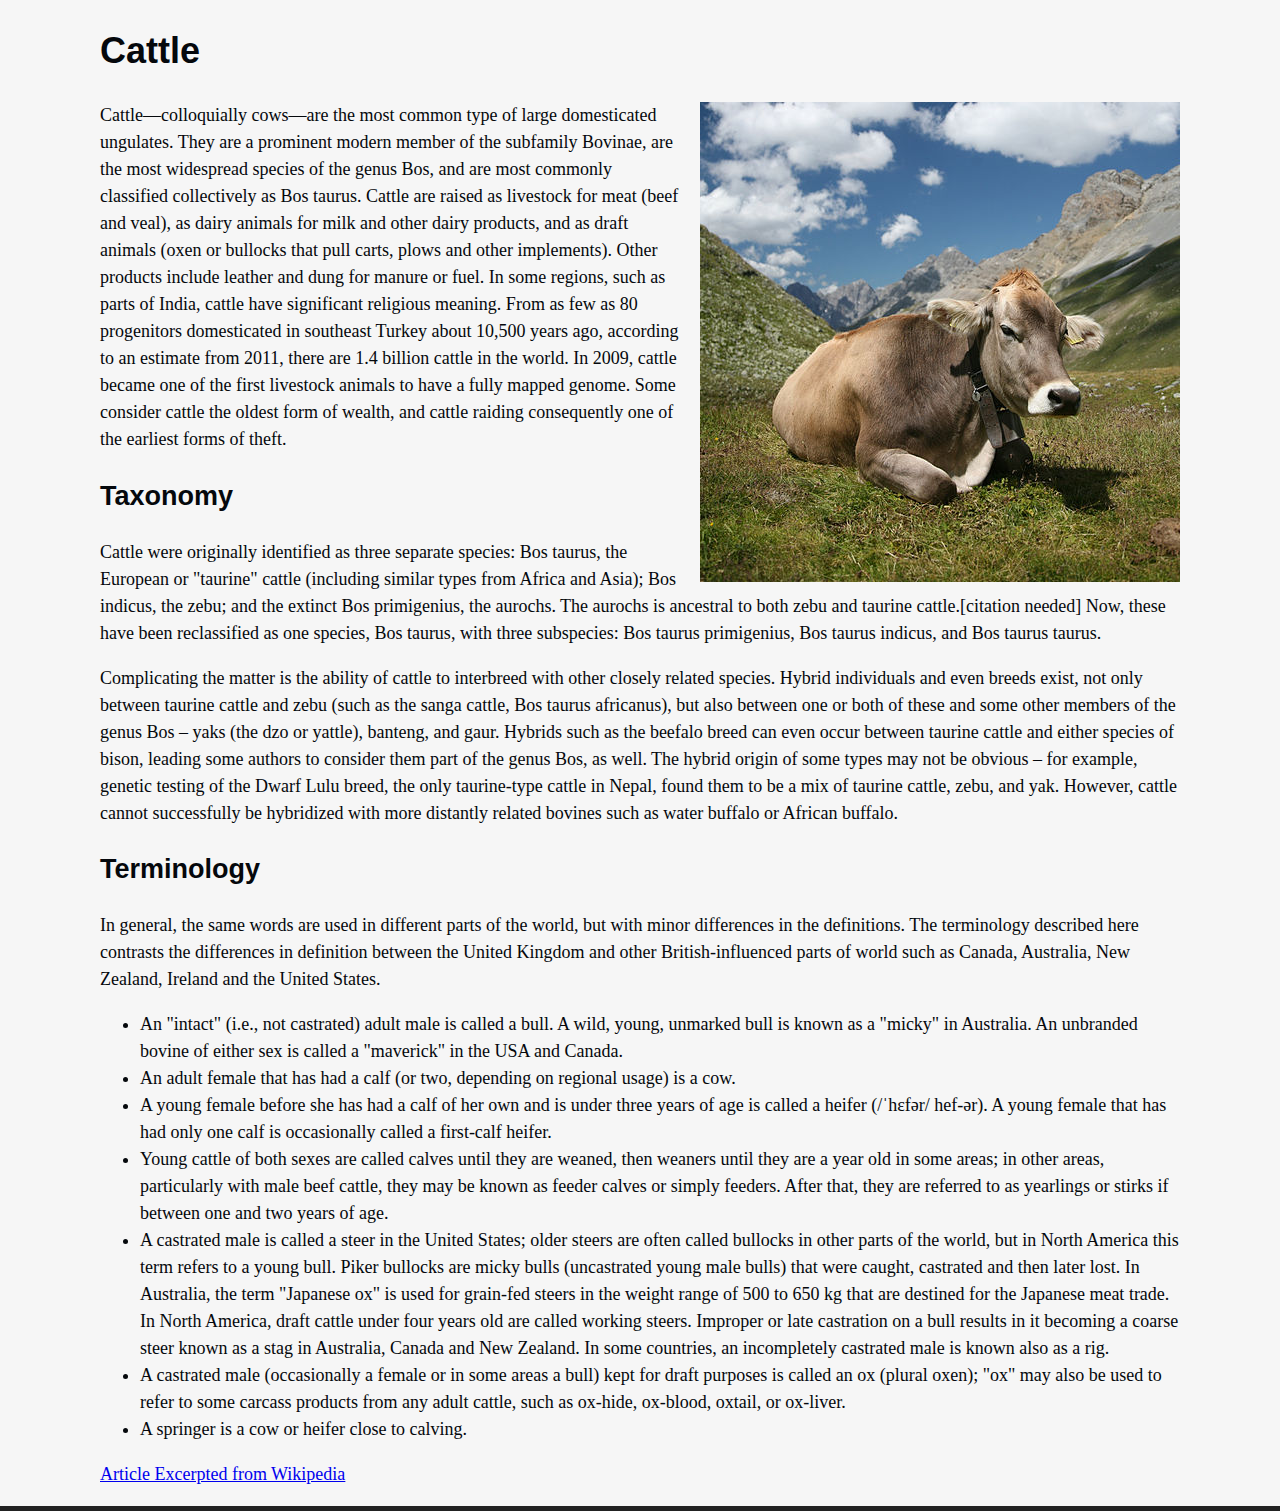
<file: week01/01_bovine/solution/index.html>
<!doctype html>
<html lang="en">

<head>
    <meta charset="utf-8">

    <title>FEWD</title>

    <meta name="viewport" content="width=device-width, initial-scale=1.0, maximum-scale=1.0, user-scalable=no">

    <link rel="stylesheet" href="css/style.css">

</head>
<body>
<article>
<h1>Cattle</h1>

    <img src="images/CH_cow_2_cropped.jpg" alt="Cow" />

<p>Cattle—colloquially cows—are the most common type of large domesticated ungulates. They are a prominent modern member of the subfamily Bovinae, are the most widespread species of the genus Bos, and are most commonly classified collectively as Bos taurus. Cattle are raised as livestock for meat (beef and veal), as dairy animals for milk and other dairy products, and as draft animals (oxen or bullocks that pull carts, plows and other implements). Other products include leather and dung for manure or fuel. In some regions, such as parts of India, cattle have significant religious meaning. From as few as 80 progenitors domesticated in southeast Turkey about 10,500 years ago, according to an estimate from 2011, there are 1.4 billion cattle in the world. In 2009, cattle became one of the first livestock animals to have a fully mapped genome. Some consider cattle the oldest form of wealth, and cattle raiding consequently one of the earliest forms of theft.</p>

<h2>Taxonomy</h2>

<p>Cattle were originally identified as three separate species: Bos taurus, the European or "taurine" cattle (including similar types from Africa and Asia); Bos indicus, the zebu; and the extinct Bos primigenius, the aurochs. The aurochs is ancestral to both zebu and taurine cattle.[citation needed] Now, these have been reclassified as one species, Bos taurus, with three subspecies: Bos taurus primigenius, Bos taurus indicus, and Bos taurus taurus.</p>

<p>Complicating the matter is the ability of cattle to interbreed with other closely related species. Hybrid individuals and even breeds exist, not only between taurine cattle and zebu (such as the sanga cattle, Bos taurus africanus), but also between one or both of these and some other members of the genus Bos – yaks (the dzo or yattle), banteng, and gaur. Hybrids such as the beefalo breed can even occur between taurine cattle and either species of bison, leading some authors to consider them part of the genus Bos, as well. The hybrid origin of some types may not be obvious – for example, genetic testing of the Dwarf Lulu breed, the only taurine-type cattle in Nepal, found them to be a mix of taurine cattle, zebu, and yak. However, cattle cannot successfully be hybridized with more distantly related bovines such as water buffalo or African buffalo.</p>

<h2>Terminology</h2>

<p>In general, the same words are used in different parts of the world, but with minor differences in the definitions. The terminology described here contrasts the differences in definition between the United Kingdom and other British-influenced parts of world such as Canada, Australia, New Zealand, Ireland and the United States.</p>

<ul>
    <li>An "intact" (i.e., not castrated) adult male is called a bull. A wild, young, unmarked bull is known as a "micky" in Australia. An unbranded bovine of either sex is called a "maverick" in the USA and Canada.</li>
    <li>An adult female that has had a calf (or two, depending on regional usage) is a cow.</li>
    <li>A young female before she has had a calf of her own and is under three years of age is called a heifer (/ˈhɛfər/ hef-ər). A young female that has had only one calf is occasionally called a first-calf heifer.</li>
    <li>Young cattle of both sexes are called calves until they are weaned, then weaners until they are a year old in some areas; in other areas, particularly with male beef cattle, they may be known as feeder calves or simply feeders. After that, they are referred to as yearlings or stirks if between one and two years of age.</li>

<li>A castrated male is called a steer in the United States; older steers are often called bullocks in other parts of the world, but in North America this term refers to a young bull. Piker bullocks are micky bulls (uncastrated young male bulls) that were caught, castrated and then later lost. In Australia, the term "Japanese ox" is used for grain-fed steers in the weight range of 500 to 650 kg that are destined for the Japanese meat trade. In North America, draft cattle under four years old are called working steers. Improper or late castration on a bull results in it becoming a coarse steer known as a stag in Australia, Canada and New Zealand. In some countries, an incompletely castrated male is known also as a rig.</li>
    <li>A castrated male (occasionally a female or in some areas a bull) kept for draft purposes is called an ox (plural oxen); "ox" may also be used to refer to some carcass products from any adult cattle, such as ox-hide, ox-blood, oxtail, or ox-liver.</li>
    <li>A springer is a cow or heifer close to calving.</li>
</ul>

    <p><a href="https://en.wikipedia.org/wiki/Cattle/" target="_blank">Article Excerpted from Wikipedia</a></p>

</article>

</body>
</html>
</file>
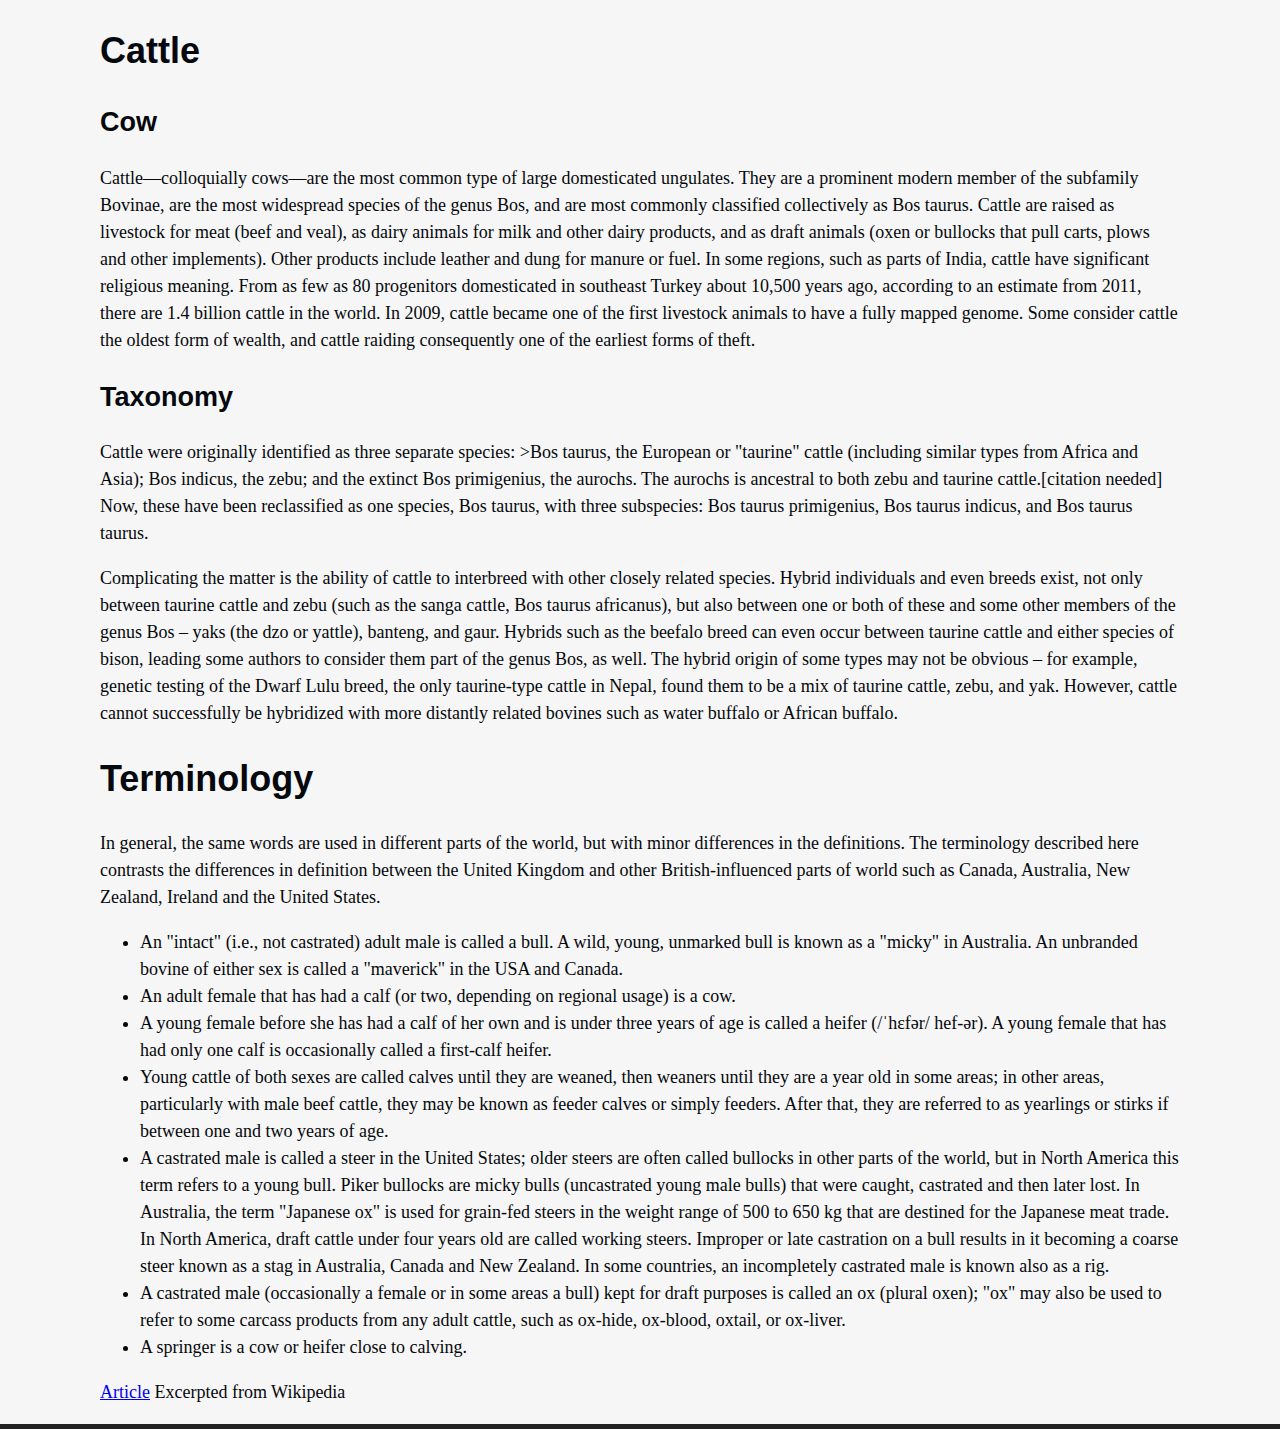
<file: week01/01_bovine/starter_code/index.html>
<!doctype html>
<html lang="en">
<head>
    <meta charset="utf-8">

    <title></title>

    <meta name="viewport" content="width=device-width, initial-scale=1.0, maximum-scale=1.0, user-scalable=no">

    <link rel="stylesheet" href="css/style.css">

</head>
<body>

    <article>
    	<h1>Cattle</h1>
    	<h2>Cow</h2>
    	<p>Cattle—colloquially cows—are the most common type of large domesticated ungulates. They are a prominent modern member of the subfamily Bovinae, are the most widespread species of the genus Bos, and are most commonly classified collectively as Bos taurus. Cattle are raised as livestock for meat (beef and veal), as dairy animals for milk and other dairy products, and as draft animals (oxen or bullocks that pull carts, plows and other implements). Other products include leather and dung for manure or fuel. In some regions, such as parts of India, cattle have significant religious meaning. From as few as 80 progenitors domesticated in southeast Turkey about 10,500 years ago, according to an estimate from 2011, there are 1.4 billion cattle in the world. In 2009, cattle became one of the first livestock animals to have a fully mapped genome. Some consider cattle the oldest form of wealth, and cattle raiding consequently one of the earliest forms of theft.</p>

    	<h2>Taxonomy</h2>

		<p>Cattle were originally identified as three separate species: >Bos taurus, the European or "taurine" cattle (including similar types from Africa and Asia); Bos indicus, the zebu; and the extinct Bos primigenius, the aurochs. The aurochs is ancestral to both zebu and taurine cattle.[citation needed] Now, these have been reclassified as one species, Bos taurus, with three subspecies: Bos taurus primigenius, Bos taurus indicus, and Bos taurus taurus.</p>
		<p>Complicating the matter is the ability of cattle to interbreed with other closely related species. Hybrid individuals and even breeds exist, not only between taurine cattle and zebu (such as the sanga cattle, Bos taurus africanus), but also between one or both of these and some other members of the genus Bos – yaks (the dzo or yattle), banteng, and gaur. Hybrids such as the beefalo breed can even occur between taurine cattle and either species of bison, leading some authors to consider them part of the genus Bos, as well. The hybrid origin of some types may not be obvious – for example, genetic testing of the Dwarf Lulu breed, the only taurine-type cattle in Nepal, found them to be a mix of taurine cattle, zebu, and yak. However, cattle cannot successfully be hybridized with more distantly related bovines such as water buffalo or African buffalo.</p>

		<h1>Terminology</h1>

		<p>In general, the same words are used in different parts of the world, but with minor differences in the definitions. The terminology described here contrasts the differences in definition between the United Kingdom and other British-influenced parts of world such as Canada, Australia, New Zealand, Ireland and the United States.</p>

		<ul><li>An "intact" (i.e., not castrated) adult male is called a bull. A wild, young, unmarked bull is known as a "micky" in Australia. An unbranded bovine of either sex is called a "maverick" in the USA and Canada.</li>
		<li>An adult female that has had a calf (or two, depending on regional usage) is a cow.</li>
		<li>A young female before she has had a calf of her own and is under three years of age is called a heifer (/ˈhɛfər/ hef-ər). A young female that has had only one calf is occasionally called a first-calf heifer.</li>
		<li>Young cattle of both sexes are called calves until they are weaned, then weaners until they are a year old in some areas; in other areas, particularly with male beef cattle, they may be known as feeder calves or simply feeders. After that, they are referred to as yearlings or stirks if between one and two years of age.</li>
		<li>A castrated male is called a steer in the United States; older steers are often called bullocks in other parts of the world, but in North America this term refers to a young bull. Piker bullocks are micky bulls (uncastrated young male bulls) that were caught, castrated and then later lost. In Australia, the term "Japanese ox" is used for grain-fed steers in the weight range of 500 to 650 kg that are destined for the Japanese meat trade. In North America, draft cattle under four years old are called working steers. Improper or late castration on a bull results in it becoming a coarse steer known as a stag in Australia, Canada and New Zealand. In some countries, an incompletely castrated male is known also as a rig.</li>
		<li>A castrated male (occasionally a female or in some areas a bull) kept for draft purposes is called an ox (plural oxen); "ox" may also be used to refer to some carcass products from any adult cattle, such as ox-hide, ox-blood, oxtail, or ox-liver.</li>
		<li>A springer is a cow or heifer close to calving.</li></ul>


		<p><a href="https://en.wikipedia.org/wiki/Cattle" target="_blank">Article</a> Excerpted from Wikipedia
		</p>

    	</article>

</body>
</html>
</file>
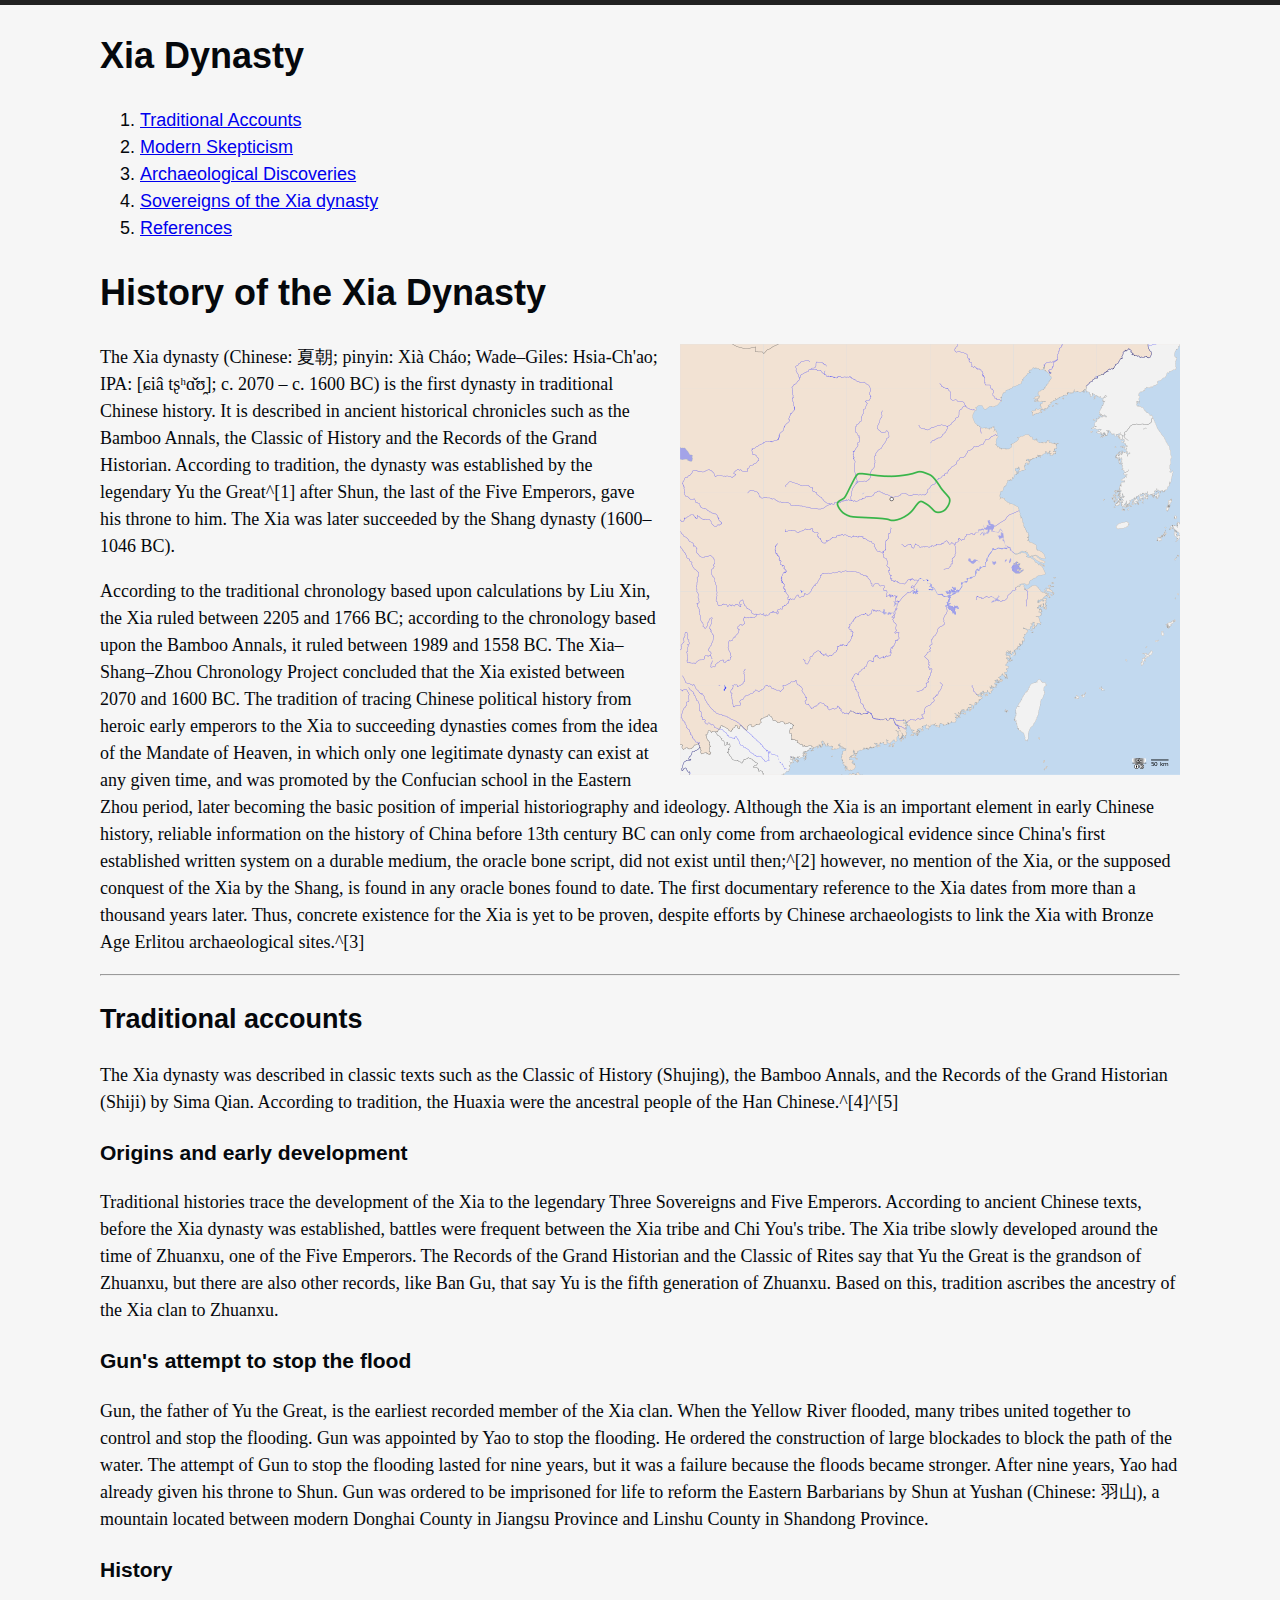
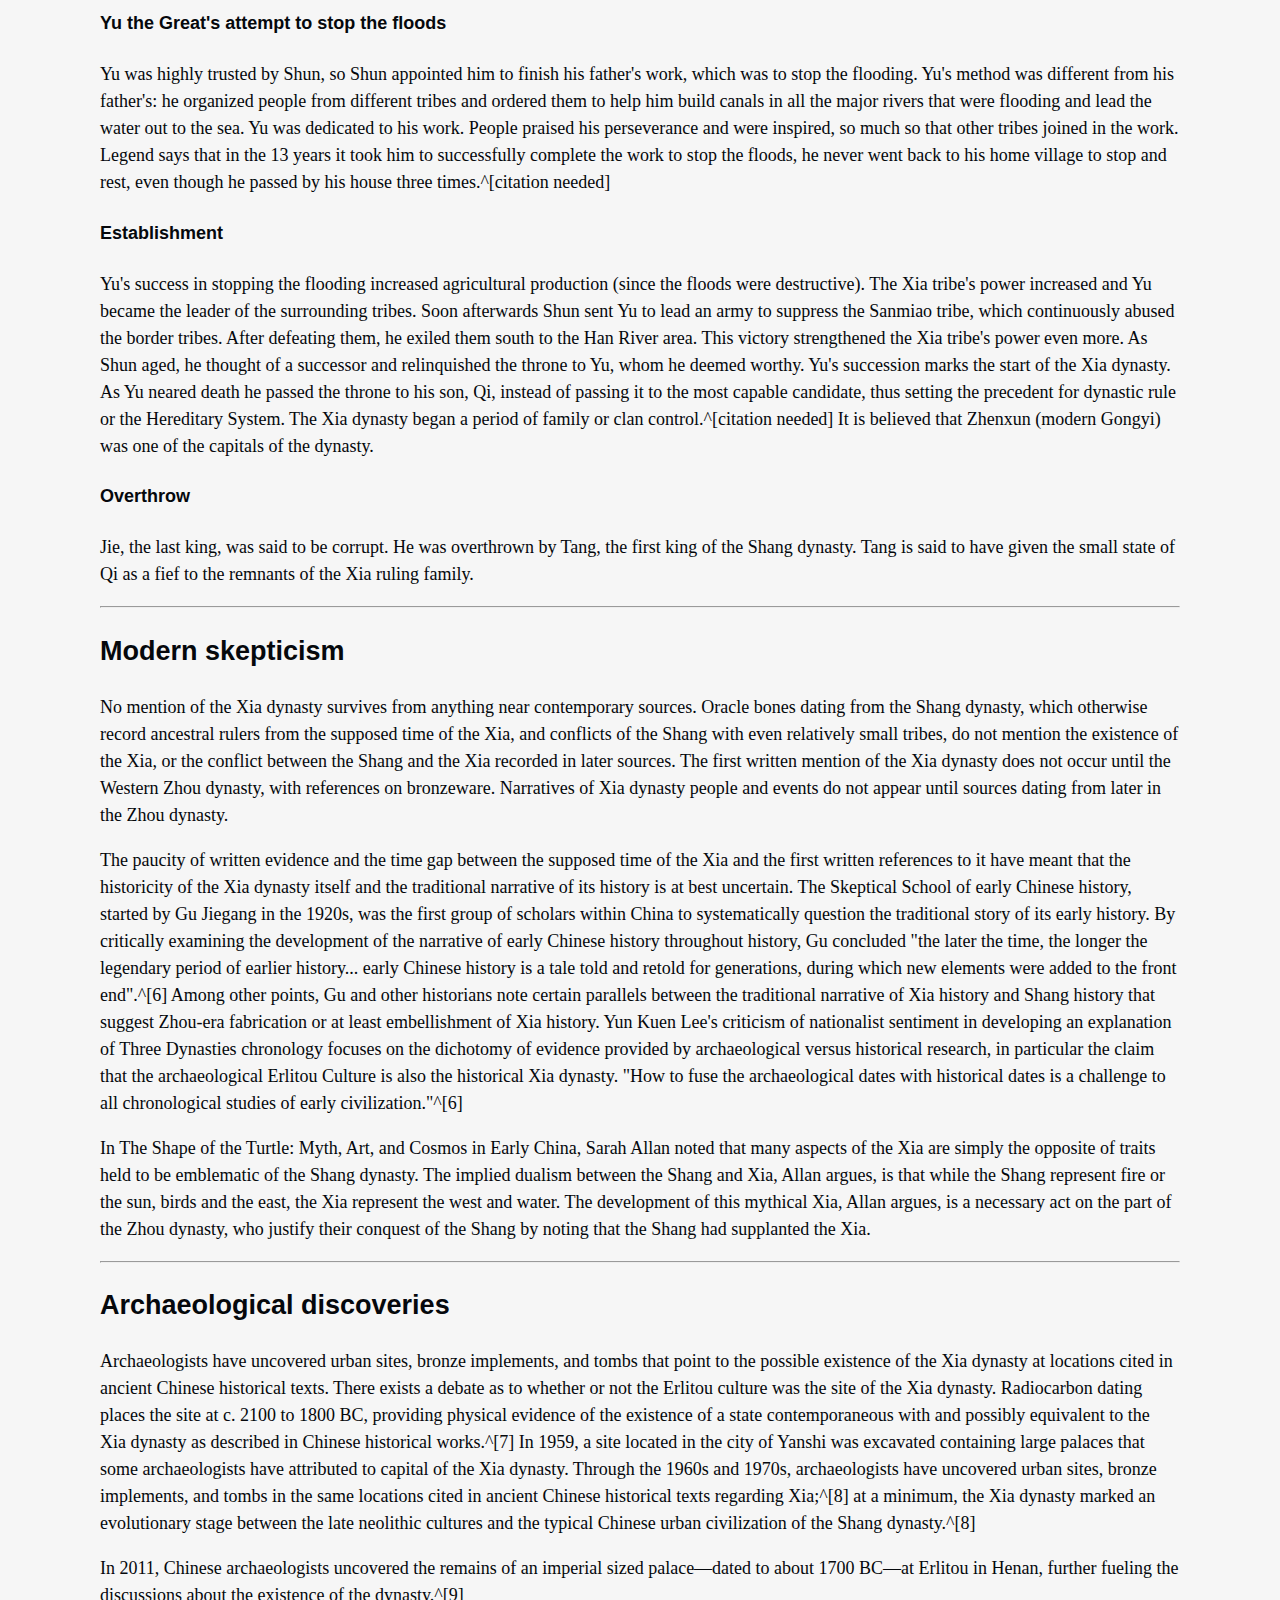
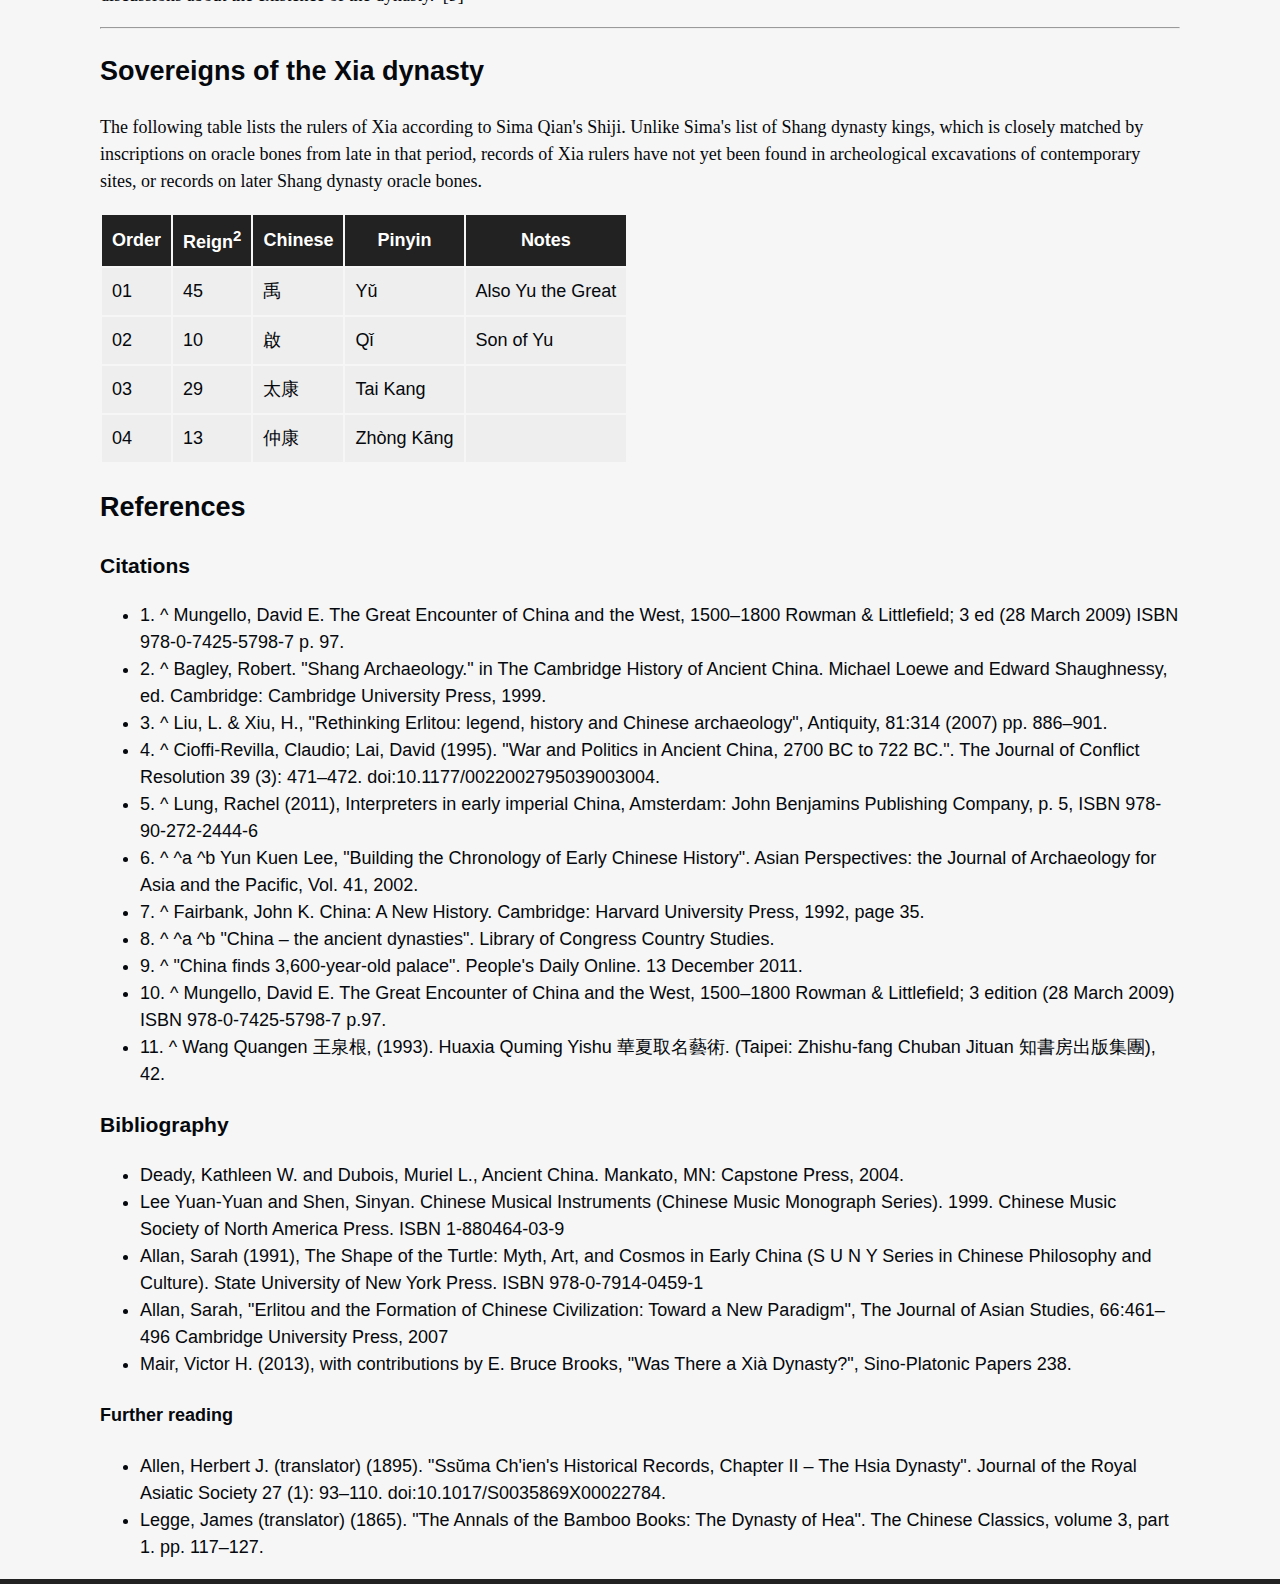
<file: week01/Assignment/solution/index.html>
<!DOCTYPE html>
<html lang="en">
<head>
    <meta charset="utf-8">
    <meta name="description" content="Xia Dynasty summary">

    <title>Xia Dynasty</title>

    <!-- external CSS link -->

    <link rel="stylesheet" href="css/style.css">

</head>
<body>

  <header>
    <h1>Xia Dynasty</h1>

    <nav>
      <ol>
        <li><a href="#accounts">Traditional Accounts</a></li>
        <li><a href="#skepticism">Modern Skepticism</a></li>
        <li><a href="#discoveries">Archaeological Discoveries</a></li>
        <li><a href="#sovereigns">Sovereigns of the Xia dynasty</a></li>
        <li><a href="#references">References</a></li>
      </ol>
    </nav>
    </header>

  <article>
    <h1>History of the Xia Dynasty</h1>

    <p><img src="images/xia_dynasty.png" alt="Xia Dynasty Map">The Xia dynasty (Chinese: 夏朝; pinyin: Xià Cháo; Wade–Giles: Hsia-Ch'ao; IPA: [ɕiâ tʂʰɑ̌ʊ̯]; c. 2070 – c. 1600 BC) is the first dynasty in traditional Chinese history. It is described in ancient historical chronicles such as the Bamboo Annals, the Classic of History and the Records of the Grand Historian. According to tradition, the dynasty was established by the legendary Yu the Great^[1] after Shun, the last of the Five Emperors, gave his throne to him. The Xia was later succeeded by the Shang dynasty (1600–1046 BC).</p>

    <p>According to the traditional chronology based upon calculations by Liu Xin, the Xia ruled between 2205 and 1766 BC; according to the chronology based upon the Bamboo Annals, it ruled between 1989 and 1558 BC. The Xia–Shang–Zhou Chronology Project concluded that the Xia existed between 2070 and 1600 BC. The tradition of tracing Chinese political history from heroic early emperors to the Xia to succeeding dynasties comes from the idea of the Mandate of Heaven, in which only one legitimate dynasty can exist at any given time, and was promoted by the Confucian school in the Eastern Zhou period, later becoming the basic position of imperial historiography and ideology. Although the Xia is an important element in early Chinese history, reliable information on the history of China before 13th century BC can only come from archaeological evidence since China's first established written system on a durable medium, the oracle bone script, did not exist until then;^[2] however, no mention of the Xia, or the supposed conquest of the Xia by the Shang, is found in any oracle bones found to date. The first documentary reference to the Xia dates from more than a thousand years later. Thus, concrete existence for the Xia is yet to be proven, despite efforts by Chinese archaeologists to link the Xia with Bronze Age Erlitou archaeological sites.^[3]</p>

    <hr>

    <h2 id="accounts">Traditional accounts</h2>

    <p>The Xia dynasty was described in classic texts such as the Classic of History (Shujing), the Bamboo Annals, and the Records of the Grand Historian (Shiji) by Sima Qian. According to tradition, the Huaxia were the ancestral people of the Han Chinese.^[4]^[5]</p>

    <h3>Origins and early development</h3>

    <p>Traditional histories trace the development of the Xia to the legendary Three Sovereigns and Five Emperors. According to ancient Chinese texts, before the Xia dynasty was established, battles were frequent between the Xia tribe and Chi You's tribe. The Xia tribe slowly developed around the time of Zhuanxu, one of the Five Emperors. The Records of the Grand Historian and the Classic of Rites say that Yu the Great is the grandson of Zhuanxu, but there are also other records, like Ban Gu, that say Yu is the fifth generation of Zhuanxu. Based on this, tradition ascribes the ancestry of the Xia clan to Zhuanxu.</p>

    <h3>Gun's attempt to stop the flood</h3>

    <p>Gun, the father of Yu the Great, is the earliest recorded member of the Xia clan. When the Yellow River flooded, many tribes united together to control and stop the flooding. Gun was appointed by Yao to stop the flooding. He ordered the construction of large blockades to block the path of the water. The attempt of Gun to stop the flooding lasted for nine years, but it was a failure because the floods became stronger. After nine years, Yao had already given his throne to Shun. Gun was ordered to be imprisoned for life to reform the Eastern Barbarians by Shun at Yushan (Chinese: 羽山), a mountain located between modern Donghai County in Jiangsu Province and Linshu County in Shandong Province.</p>

    <h3>History</h3>

    <h4>Yu the Great's attempt to stop the floods</h4>

    <p>Yu was highly trusted by Shun, so Shun appointed him to finish his father's work, which was to stop the flooding. Yu's method was different from his father's: he organized people from different tribes and ordered them to help him build canals in all the major rivers that were flooding and lead the water out to the sea. Yu was dedicated to his work. People praised his perseverance and were inspired, so much so that other tribes joined in the work. Legend says that in the 13 years it took him to successfully complete the work to stop the floods, he never went back to his home village to stop and rest, even though he passed by his house three times.^[citation needed]</p>

    <h4>Establishment</h4>

    <p>Yu's success in stopping the flooding increased agricultural production (since the floods were destructive). The Xia tribe's power increased and Yu became the leader of the surrounding tribes. Soon afterwards Shun sent Yu to lead an army to suppress the Sanmiao tribe, which continuously abused the border tribes. After defeating them, he exiled them south to the Han River area. This victory strengthened the Xia tribe's power even more. As Shun aged, he thought of a successor and relinquished the throne to Yu, whom he deemed worthy. Yu's succession marks the start of the Xia dynasty. As Yu neared death he passed the throne to his son, Qi, instead of passing it to the most capable candidate, thus setting the precedent for dynastic rule or the Hereditary System. The Xia dynasty began a period of family or clan control.^[citation needed] It is believed that Zhenxun (modern Gongyi) was one of the capitals of the dynasty.</p>

    <h4>Overthrow</h4>

    <p>Jie, the last king, was said to be corrupt. He was overthrown by Tang, the first king of the Shang dynasty. Tang is said to have given the small state of Qi as a fief to the remnants of the Xia ruling family.</p>

    <hr>

    <h2 id="skepticism">Modern skepticism</h2>

    <p>No mention of the Xia dynasty survives from anything near contemporary sources. Oracle bones dating from the Shang dynasty, which otherwise record ancestral rulers from the supposed time of the Xia, and conflicts of the Shang with even relatively small tribes, do not mention the existence of the Xia, or the conflict between the Shang and the Xia recorded in later sources. The first written mention of the Xia dynasty does not occur until the Western Zhou dynasty, with references on bronzeware. Narratives of Xia dynasty people and events do not appear until sources dating from later in the Zhou dynasty.</p>

    <p>The paucity of written evidence and the time gap between the supposed time of the Xia and the first written references to it have meant that the historicity of the Xia dynasty itself and the traditional narrative of its history is at best uncertain. The Skeptical School of early Chinese history, started by Gu Jiegang in the 1920s, was the first group of scholars within China to systematically question the traditional story of its early history. By critically examining the development of the narrative of early Chinese history throughout history, Gu concluded "the later the time, the longer the legendary period of earlier history... early Chinese history is a tale told and retold for generations, during which new elements were added to the front end".^[6] Among other points, Gu and other historians note certain parallels between the traditional narrative of Xia history and Shang history that suggest Zhou-era fabrication or at least embellishment of Xia history. Yun Kuen Lee's criticism of nationalist sentiment in developing an explanation of Three Dynasties chronology focuses on the dichotomy of evidence provided by archaeological versus historical research, in particular the claim that the archaeological Erlitou Culture is also the historical Xia dynasty. "How to fuse the archaeological dates with historical dates is a challenge to all chronological studies of early civilization."^[6]</p>

    <p>In The Shape of the Turtle: Myth, Art, and Cosmos in Early China, Sarah Allan noted that many aspects of the Xia are simply the opposite of traits held to be emblematic of the Shang dynasty. The implied dualism between the Shang and Xia, Allan argues, is that while the Shang represent fire or the sun, birds and the east, the Xia represent the west and water. The development of this mythical Xia, Allan argues, is a necessary act on the part of the Zhou dynasty, who justify their conquest of the Shang by noting that the Shang had supplanted the Xia.</p>

    <hr>

    <h2 id="discoveries">Archaeological discoveries</h2>

    <p>Archaeologists have uncovered urban sites, bronze implements, and tombs that point to the possible existence of the Xia dynasty at locations cited in ancient Chinese historical texts. There exists a debate as to whether or not the Erlitou culture was the site of the Xia dynasty. Radiocarbon dating places the site at c. 2100 to 1800 BC, providing physical evidence of the existence of a state contemporaneous with and possibly equivalent to the Xia dynasty as described in Chinese historical works.^[7] In 1959, a site located in the city of Yanshi was excavated containing large palaces that some archaeologists have attributed to capital of the Xia dynasty. Through the 1960s and 1970s, archaeologists have uncovered urban sites, bronze implements, and tombs in the same locations cited in ancient Chinese historical texts regarding Xia;^[8] at a minimum, the Xia dynasty marked an evolutionary stage between the late neolithic cultures and the typical Chinese urban civilization of the Shang dynasty.^[8]</p>

    <p>In 2011, Chinese archaeologists uncovered the remains of an imperial sized palace—dated to about 1700 BC—at Erlitou in Henan, further fueling the discussions about the existence of the dynasty.^[9]</p>

    <hr>

    <h2 id="sovereigns">Sovereigns of the Xia dynasty</h2>

    <p>The following table lists the rulers of Xia according to Sima Qian's Shiji. Unlike Sima's list of Shang dynasty kings, which is closely matched by inscriptions on oracle bones from late in that period, records of Xia rulers have not yet been found in archeological excavations of contemporary sites, or records on later Shang dynasty oracle bones.</p>

    <table>
        <tr>
            <th>Order</th>
            <th>Reign<sup>2</sup></th>
            <th>Chinese</th>
            <th>Pinyin</th>
            <th>Notes</th>
        </tr>
        <tr>
            <td>01</td>
            <td>45</td>
            <td>禹</td>
            <td>Yǔ</td>
            <td>Also Yu the Great</td>
        </tr>
        <tr>
            <td>02</td>
            <td>10</td>
            <td>啟</td>
            <td>Qǐ</td>
            <td>Son of Yu</td>
        </tr>
        <tr>
            <td>03</td>
            <td>29</td>
            <td>太康</td>
            <td>Tai Kang</td>
            <td>&nbsp;</td>
        </tr>
        <tr>
            <td>04</td>
            <td>13</td>
            <td>仲康</td>
            <td>Zhòng Kāng</td>
            <td>&nbsp;</td>
        </tr>
    </table>

    <h2 id="references">References</h2>

    <h3>Citations</h3>

    <ul>
        <li>1. ^ Mungello, David E. The Great Encounter of China and the West, 1500–1800 Rowman & Littlefield; 3 ed (28 March 2009) ISBN 978-0-7425-5798-7 p. 97.</li>
        <li>2. ^ Bagley, Robert. "Shang Archaeology." in The Cambridge History of Ancient China. Michael Loewe and Edward Shaughnessy, ed. Cambridge: Cambridge University Press, 1999.</li>
        <li>3. ^ Liu, L. & Xiu, H., "Rethinking Erlitou: legend, history and Chinese archaeology", Antiquity, 81:314 (2007) pp. 886–901.</li>
        <li>4. ^ Cioffi-Revilla, Claudio; Lai, David (1995). "War and Politics in Ancient China, 2700 BC to 722 BC.". The Journal of Conflict Resolution 39 (3): 471–472. doi:10.1177/0022002795039003004.</li>
        <li>5. ^ Lung, Rachel (2011), Interpreters in early imperial China, Amsterdam: John Benjamins Publishing Company, p. 5, ISBN 978-90-272-2444-6</li>
        <li>6. ^ ^a ^b Yun Kuen Lee, "Building the Chronology of Early Chinese History". Asian Perspectives: the Journal of Archaeology for Asia and the Pacific, Vol. 41, 2002.</li>
        <li>7. ^ Fairbank, John K. China: A New History. Cambridge: Harvard University Press, 1992, page 35.</li>
        <li>8. ^ ^a ^b "China – the ancient dynasties". Library of Congress Country Studies.</li>
        <li>9. ^ "China finds 3,600-year-old palace". People's Daily Online. 13 December 2011.</li>
        <li>10. ^ Mungello, David E. The Great Encounter of China and the West, 1500–1800 Rowman & Littlefield; 3 edition (28 March 2009) ISBN 978-0-7425-5798-7 p.97.</li>
        <li>11. ^ Wang Quangen 王泉根, (1993). Huaxia Quming Yishu 華夏取名藝術. (Taipei: Zhishu-fang Chuban Jituan 知書房出版集團), 42.</li>
    </ul>

    <h3>Bibliography</h3>

    <ul>
        <li>Deady, Kathleen W. and Dubois, Muriel L., Ancient China. Mankato, MN: Capstone Press, 2004.</li>
        <li>Lee Yuan-Yuan and Shen, Sinyan. Chinese Musical Instruments (Chinese Music Monograph Series). 1999. Chinese Music Society of North America Press. ISBN 1-880464-03-9</li>
        <li>Allan, Sarah (1991), The Shape of the Turtle: Myth, Art, and Cosmos in Early China (S U N Y Series in Chinese Philosophy and Culture). State University of New York Press. ISBN 978-0-7914-0459-1</li>
        <li>Allan, Sarah, "Erlitou and the Formation of Chinese Civilization: Toward a New Paradigm", The Journal of Asian Studies, 66:461–496 Cambridge University Press, 2007</li>
        <li>Mair, Victor H. (2013), with contributions by E. Bruce Brooks, "Was There a Xià Dynasty?", Sino-Platonic Papers 238.</li>
    </ul>

    <h4>Further reading</h4>

    <ul>
      <li>Allen, Herbert J. (translator) (1895). "Ssŭma Ch'ien's Historical Records, Chapter II – The Hsia Dynasty". Journal of the Royal Asiatic Society 27 (1): 93–110. doi:10.1017/S0035869X00022784.</li>
      <li>Legge, James (translator) (1865). "The Annals of the Bamboo Books: The Dynasty of Hea". The Chinese Classics, volume 3, part 1. pp. 117–127.</li>
    </ul>

  </article>

</body>
</html>
</file>
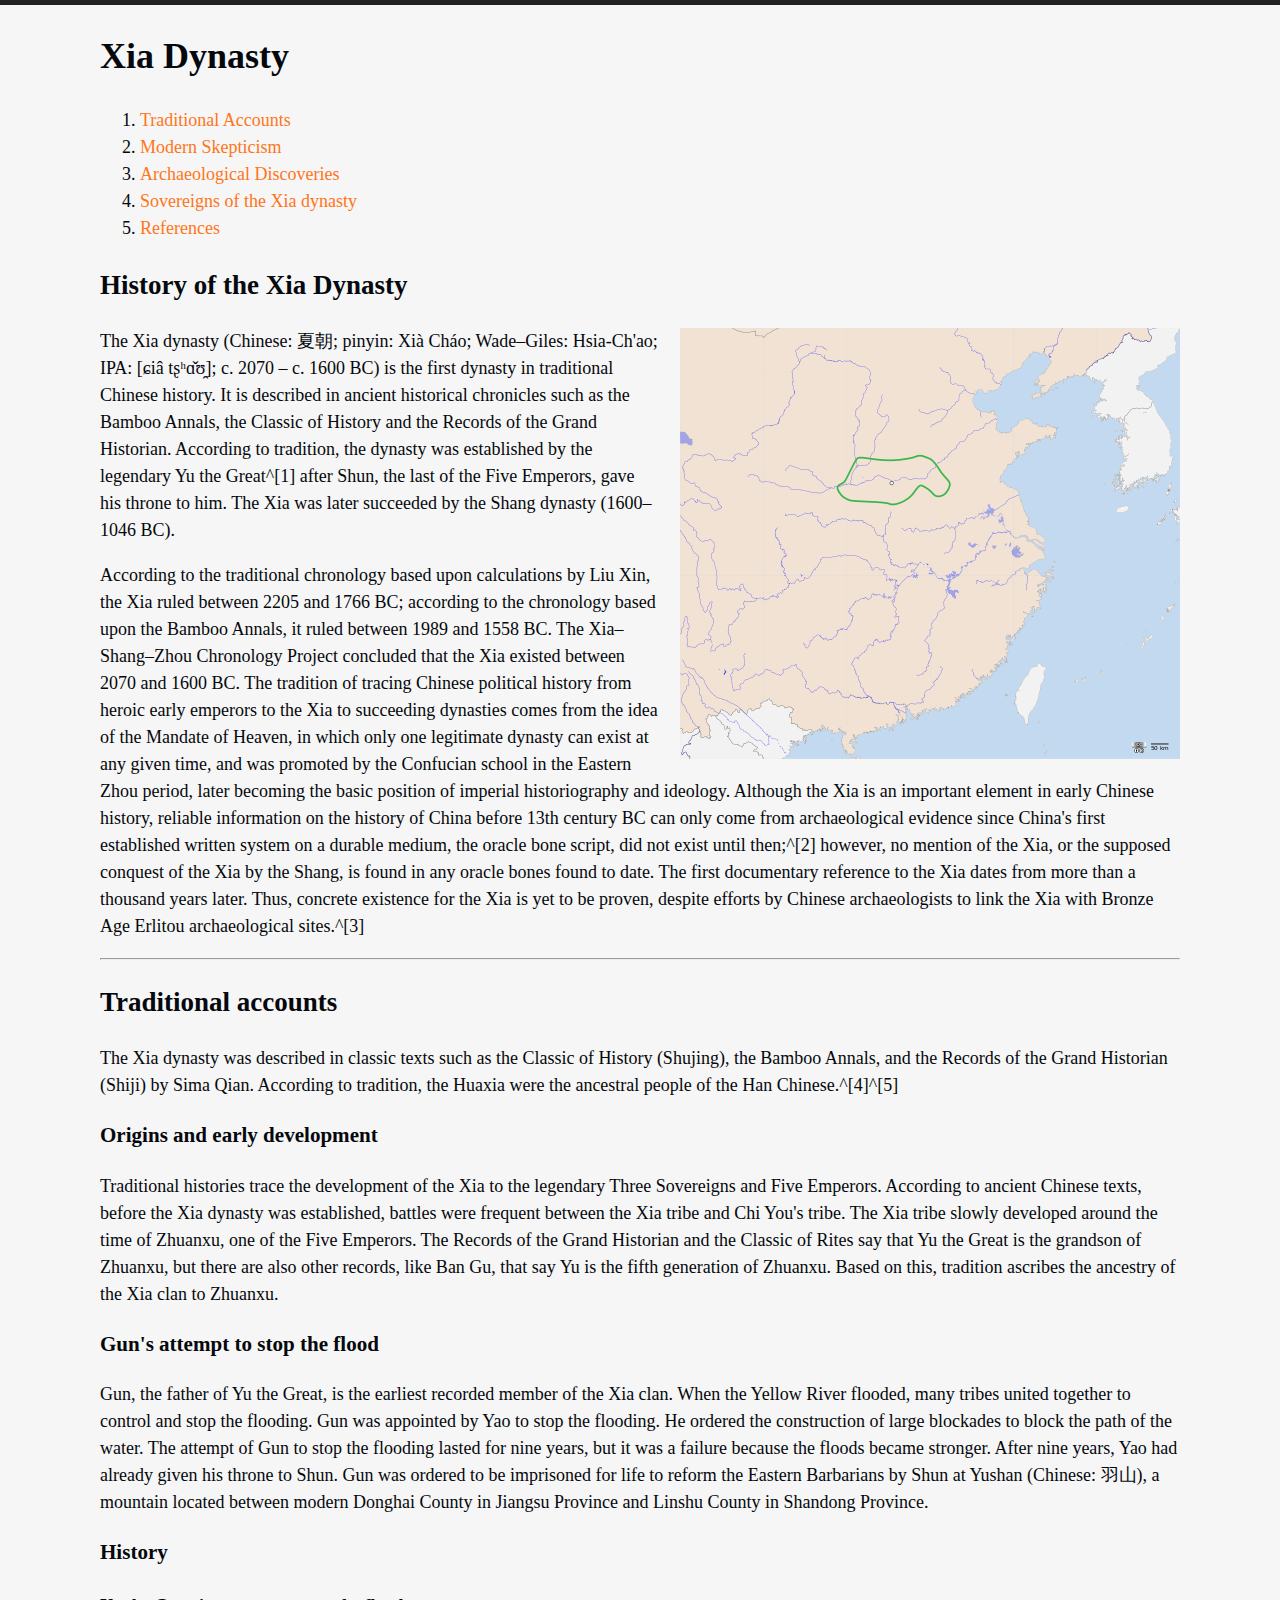
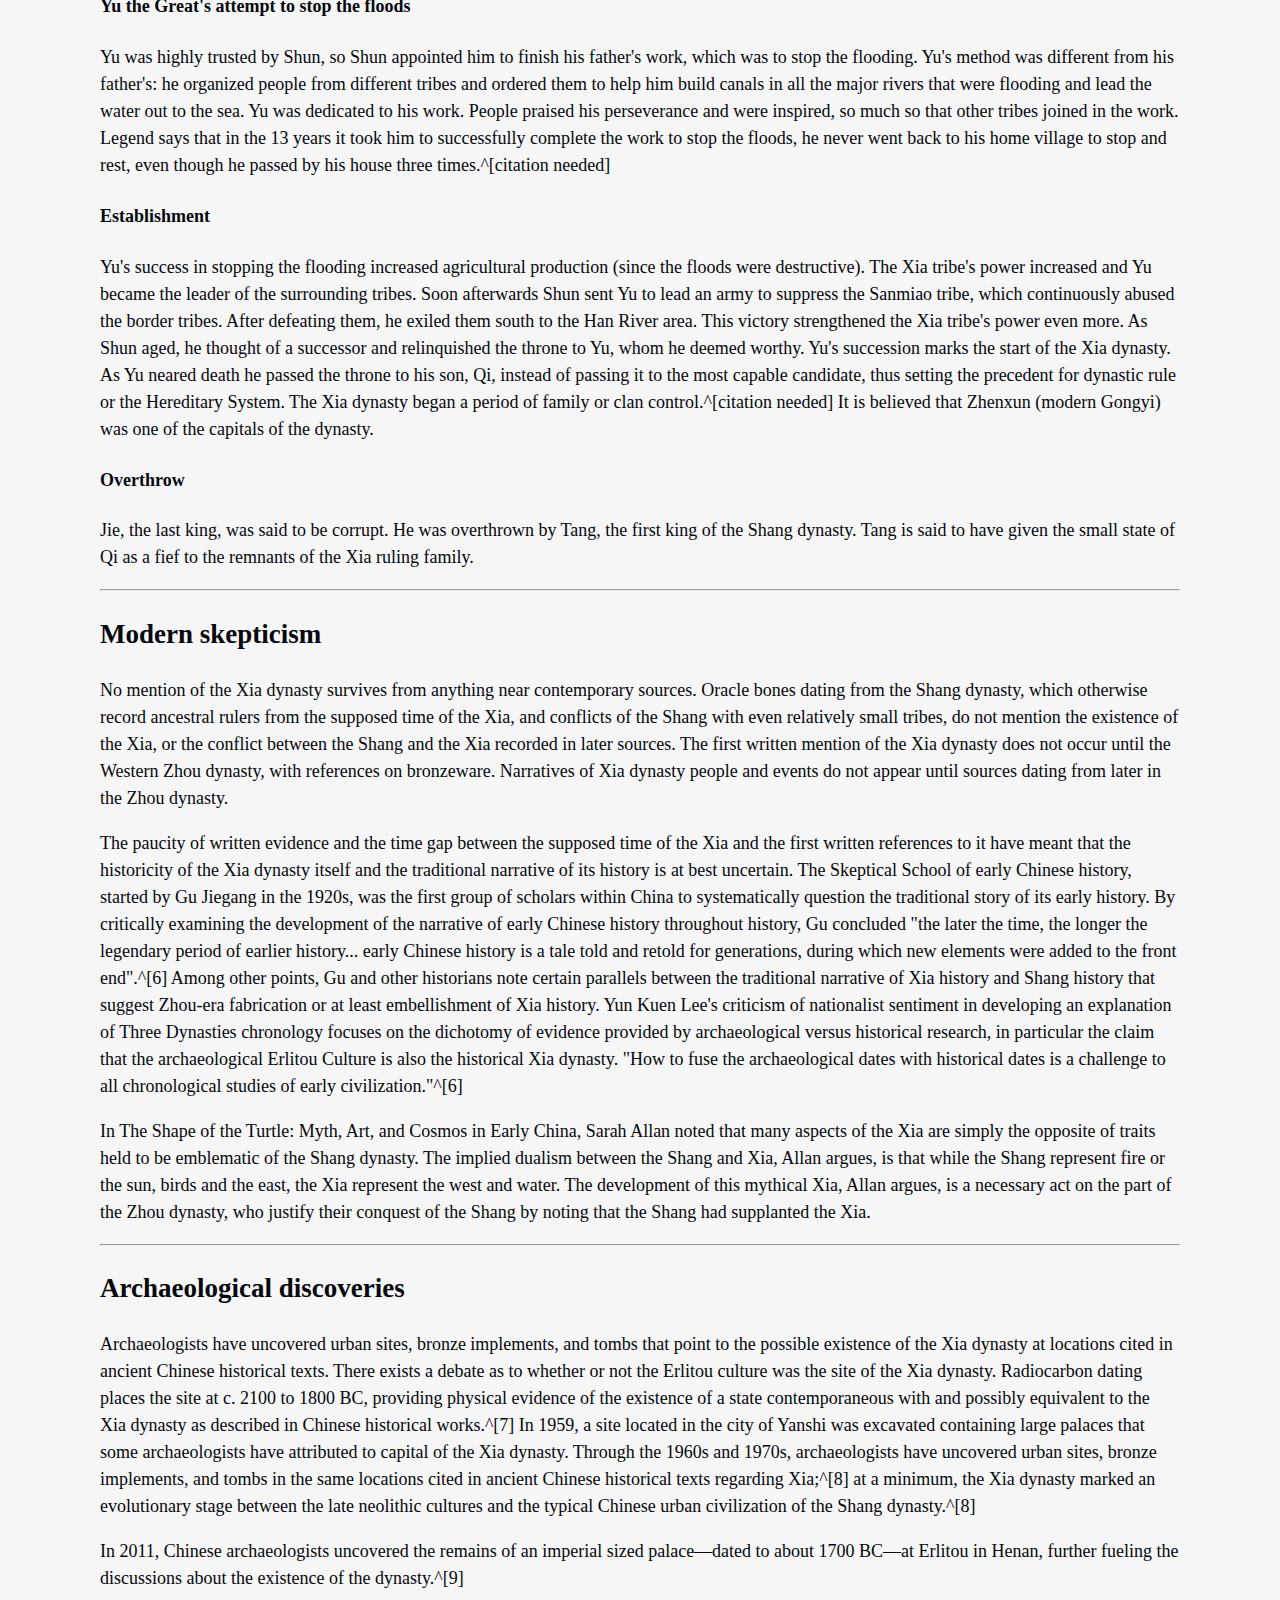
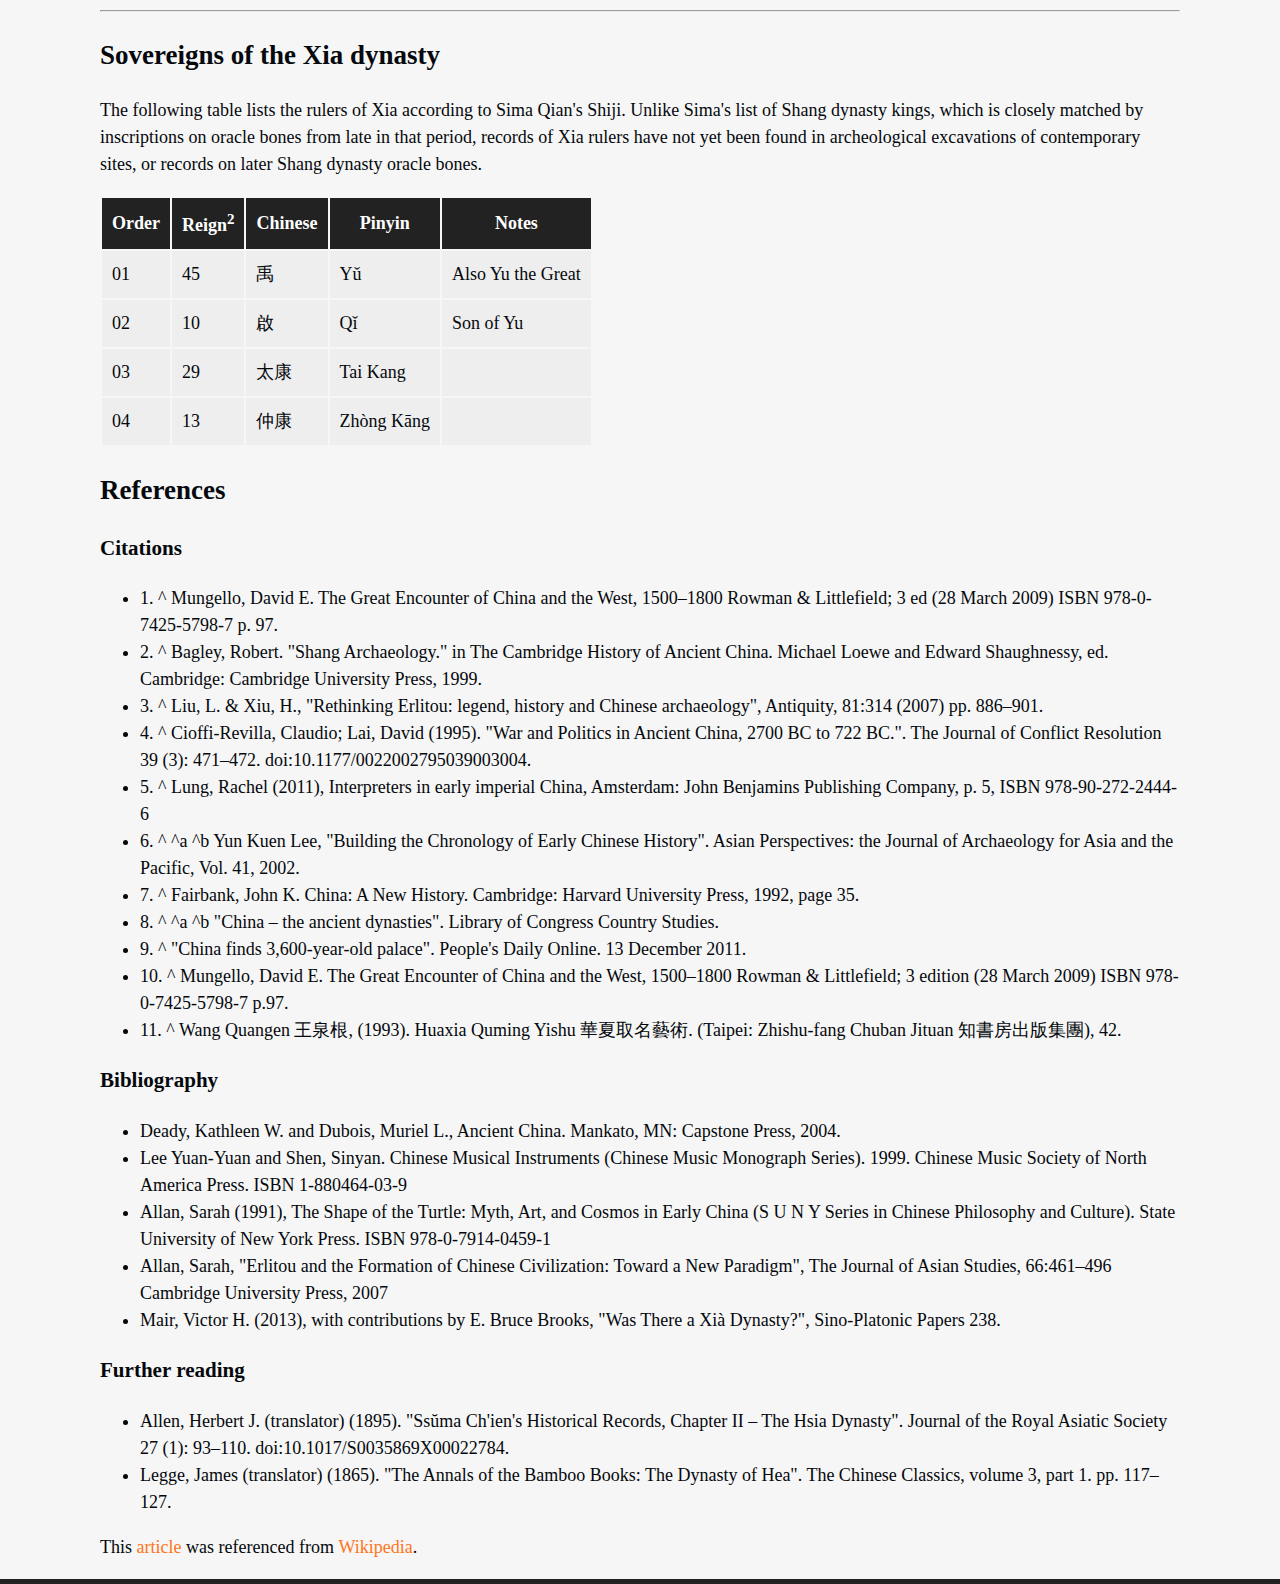
<file: week01/Assignment/starter_code/index.html>
<!DOCTYPE html>
<html lang="en">
<head>

    <title>Xia Dynasty</title>

    <meta charset="utf-8">
    <meta name="description" content="Xia Dynasty">

    <link rel="stylesheet" href="css/styles.css">

</head>
<body>
	<header>
		<h1>Xia Dynasty</h1>

		<nav>
			<ol> 
				<li><a href="traditional">Traditional Accounts</a></li>
				<li><a href="modern">Modern Skepticism</a></li>
				<li><a href="archaeological">Archaeological Discoveries</a></li>
				<li><a href="sovereigns">Sovereigns of the Xia dynasty</a></li>
				<li><a href="references">References</a></li>
			</ol>
		</nav>
	</header>

	<article>
	<p><h2>History of the Xia Dynasty</h2></p>

		<p><img src="photos/xia_dynasty.png" alt="xia dynasty map">The Xia dynasty (Chinese: 夏朝; pinyin: Xià Cháo; Wade–Giles: Hsia-Ch'ao; IPA: [ɕiâ tʂʰɑ̌ʊ̯]; c. 2070 – c. 1600 BC) is the first dynasty in traditional Chinese history. It is described in ancient historical chronicles such as the Bamboo Annals, the Classic of History and the Records of the Grand Historian. According to tradition, the dynasty was established by the legendary Yu the Great^[1] after Shun, the last of the Five Emperors, gave his throne to him. The Xia was later succeeded by the Shang dynasty (1600–1046 BC).</p>

		<p>According to the traditional chronology based upon calculations by Liu Xin, the Xia ruled between 2205 and 1766 BC; according to the chronology based upon the Bamboo Annals, it ruled between 1989 and 1558 BC. The Xia–Shang–Zhou Chronology Project concluded that the Xia existed between 2070 and 1600 BC. The tradition of tracing Chinese political history from heroic early emperors to the Xia to succeeding dynasties comes from the idea of the Mandate of Heaven, in which only one legitimate dynasty can exist at any given time, and was promoted by the Confucian school in the Eastern Zhou period, later becoming the basic position of imperial historiography and ideology. Although the Xia is an important element in early Chinese history, reliable information on the history of China before 13th century BC can only come from archaeological evidence since China's first established written system on a durable medium, the oracle bone script, did not exist until then;^[2] however, no mention of the Xia, or the supposed conquest of the Xia by the Shang, is found in any oracle bones found to date. The first documentary reference to the Xia dates from more than a thousand years later. Thus, concrete existence for the Xia is yet to be proven, despite efforts by Chinese archaeologists to link the Xia with Bronze Age Erlitou archaeological sites.^[3]</p>

	<hr>

	<p><h2 id="traditional">Traditional accounts</h2></p>

		<p>The Xia dynasty was described in classic texts such as the Classic of History (Shujing), the Bamboo Annals, and the Records of the Grand Historian (Shiji) by Sima Qian. According to tradition, the Huaxia were the ancestral people of the Han Chinese.^[4]^[5]</p>

		<p><h3>Origins and early development</h3></p>

			<p>Traditional histories trace the development of the Xia to the legendary Three Sovereigns and Five Emperors. According to ancient Chinese texts, before the Xia dynasty was established, battles were frequent between the Xia tribe and Chi You's tribe. The Xia tribe slowly developed around the time of Zhuanxu, one of the Five Emperors. The Records of the Grand Historian and the Classic of Rites say that Yu the Great is the grandson of Zhuanxu, but there are also other records, like Ban Gu, that say Yu is the fifth generation of Zhuanxu. Based on this, tradition ascribes the ancestry of the Xia clan to Zhuanxu.</p>

		<p><h3>Gun's attempt to stop the flood</h3></p>

			<p>Gun, the father of Yu the Great, is the earliest recorded member of the Xia clan. When the Yellow River flooded, many tribes united together to control and stop the flooding. Gun was appointed by Yao to stop the flooding. He ordered the construction of large blockades to block the path of the water. The attempt of Gun to stop the flooding lasted for nine years, but it was a failure because the floods became stronger. After nine years, Yao had already given his throne to Shun. Gun was ordered to be imprisoned for life to reform the Eastern Barbarians by Shun at Yushan (Chinese: 羽山), a mountain located between modern Donghai County in Jiangsu Province and Linshu County in Shandong Province.</p>

		<p><h3>History</h3></p>

			<p><h4>Yu the Great's attempt to stop the floods</h4></p>

				<p>Yu was highly trusted by Shun, so Shun appointed him to finish his father's work, which was to stop the flooding. Yu's method was different from his father's: he organized people from different tribes and ordered them to help him build canals in all the major rivers that were flooding and lead the water out to the sea. Yu was dedicated to his work. People praised his perseverance and were inspired, so much so that other tribes joined in the work. Legend says that in the 13 years it took him to successfully complete the work to stop the floods, he never went back to his home village to stop and rest, even though he passed by his house three times.^[citation needed]</p>

			<p><h4> Establishment</h4></p>

				<p>Yu's success in stopping the flooding increased agricultural production (since the floods were destructive). The Xia tribe's power increased and Yu became the leader of the surrounding tribes. Soon afterwards Shun sent Yu to lead an army to suppress the Sanmiao tribe, which continuously abused the border tribes. After defeating them, he exiled them south to the Han River area. This victory strengthened the Xia tribe's power even more. As Shun aged, he thought of a successor and relinquished the throne to Yu, whom he deemed worthy. Yu's succession marks the start of the Xia dynasty. As Yu neared death he passed the throne to his son, Qi, instead of passing it to the most capable candidate, thus setting the precedent for dynastic rule or the Hereditary System. The Xia dynasty began a period of family or clan control.^[citation needed] It is believed that Zhenxun (modern Gongyi) was one of the capitals of the dynasty.</p>

			<p><h4>Overthrow</h4></p> 

				<p>Jie, the last king, was said to be corrupt. He was overthrown by Tang, the first king of the Shang dynasty. Tang is said to have given the small state of Qi as a fief to the remnants of the Xia ruling family.</p>

	<hr>

	<p><h2 id="modern"> Modern skepticism</h2></p>

			<p>No mention of the Xia dynasty survives from anything near contemporary sources. Oracle bones dating from the Shang dynasty, which otherwise record ancestral rulers from the supposed time of the Xia, and conflicts of the Shang with even relatively small tribes, do not mention the existence of the Xia, or the conflict between the Shang and the Xia recorded in later sources. The first written mention of the Xia dynasty does not occur until the Western Zhou dynasty, with references on bronzeware. Narratives of Xia dynasty people and events do not appear until sources dating from later in the Zhou dynasty.</p>

			<p>The paucity of written evidence and the time gap between the supposed time of the Xia and the first written references to it have meant that the historicity of the Xia dynasty itself and the traditional narrative of its history is at best uncertain. The Skeptical School of early Chinese history, started by Gu Jiegang in the 1920s, was the first group of scholars within China to systematically question the traditional story of its early history. By critically examining the development of the narrative of early Chinese history throughout history, Gu concluded "the later the time, the longer the legendary period of earlier history... early Chinese history is a tale told and retold for generations, during which new elements were added to the front end".^[6] Among other points, Gu and other historians note certain parallels between the traditional narrative of Xia history and Shang history that suggest Zhou-era fabrication or at least embellishment of Xia history. Yun Kuen Lee's criticism of nationalist sentiment in developing an explanation of Three Dynasties chronology focuses on the dichotomy of evidence provided by archaeological versus historical research, in particular the claim that the archaeological Erlitou Culture is also the historical Xia dynasty. "How to fuse the archaeological dates with historical dates is a challenge to all chronological studies of early civilization."^[6]</p>

			<p>In The Shape of the Turtle: Myth, Art, and Cosmos in Early China, Sarah Allan noted that many aspects of the Xia are simply the opposite of traits held to be emblematic of the Shang dynasty. The implied dualism between the Shang and Xia, Allan argues, is that while the Shang represent fire or the sun, birds and the east, the Xia represent the west and water. The development of this mythical Xia, Allan argues, is a necessary act on the part of the Zhou dynasty, who justify their conquest of the Shang by noting that the Shang had supplanted the Xia.</p>
	<hr>

	<p><h2 id="archaeological">Archaeological discoveries</h2><p>

			<p>Archaeologists have uncovered urban sites, bronze implements, and tombs that point to the possible existence of the Xia dynasty at locations cited in ancient Chinese historical texts. There exists a debate as to whether or not the Erlitou culture was the site of the Xia dynasty. Radiocarbon dating places the site at c. 2100 to 1800 BC, providing physical evidence of the existence of a state contemporaneous with and possibly equivalent to the Xia dynasty as described in Chinese historical works.^[7] In 1959, a site located in the city of Yanshi was excavated containing large palaces that some archaeologists have attributed to capital of the Xia dynasty. Through the 1960s and 1970s, archaeologists have uncovered urban sites, bronze implements, and tombs in the same locations cited in ancient Chinese historical texts regarding Xia;^[8] at a minimum, the Xia dynasty marked an evolutionary stage between the late neolithic cultures and the typical Chinese urban civilization of the Shang dynasty.^[8]</p>

			<p>In 2011, Chinese archaeologists uncovered the remains of an imperial sized palace—dated to about 1700 BC—at Erlitou in Henan, further fueling the discussions about the existence of the dynasty.^[9]</p>
	<hr>

	<p><h2 id="sovereigns"> Sovereigns of the Xia dynasty</h2></p>

			<p>The following table lists the rulers of Xia according to Sima Qian's Shiji. Unlike Sima's list of Shang dynasty kings, which is closely matched by inscriptions on oracle bones from late in that period, records of Xia rulers have not yet been found in archeological excavations of contemporary sites, or records on later Shang dynasty oracle bones.</p>
<table>
	<thead>
		<tr>
			<th>Order</th>
			<th>Reign<sup>2</sup></th>
			<th>Chinese</th>
			<th>Pinyin</th>
			<th>Notes</th>
		</tr>
	</thead>
	<tbody>
		<tr>
			<td>01</td>
			<td>45</td>
			<td>禹</td>
			<td>Yǔ</td>
			<td>Also Yu the Great</td>
		</tr>
		<tr>
			<td>02</td>
			<td>10</td>
			<td>啟</td>
			<td>Qǐ</td>
			<td>Son of Yu</td>
		</tr>
		<tr>
			<td>03</td>
			<td>29</td>
			<td>太康</td>
			<td>Tai Kang</td>
			<td></td>

		</tr>
		<tr>
			<td>04</td>
			<td>13</td>
			<td>仲康</td>
			<td>Zhòng Kāng</td>
			<td></td>
		</tr>
	</tbody>
</table>

	<p><h2 id="references">References</h2></p>

		<p><h3>Citations</h3></p>
			<ul>
				<li>1. ^ Mungello, David E. The Great Encounter of China and the West, 1500–1800 Rowman & Littlefield; 3 ed (28 March 2009) ISBN 978-0-7425-5798-7 p. 97.</li>
				<li>2. ^ Bagley, Robert. "Shang Archaeology." in The Cambridge History of Ancient China. Michael Loewe and Edward Shaughnessy, ed. Cambridge: Cambridge University Press, 1999.</li>
				<li>3. ^ Liu, L. & Xiu, H., "Rethinking Erlitou: legend, history and Chinese archaeology", Antiquity, 81:314 (2007) pp. 886–901.</li>
				<li>4. ^ Cioffi-Revilla, Claudio; Lai, David (1995). "War and Politics in Ancient China, 2700 BC to 722 BC.". The Journal of Conflict Resolution 39 (3): 471–472. doi:10.1177/0022002795039003004.</li>
				<li>5. ^ Lung, Rachel (2011), Interpreters in early imperial China, Amsterdam: John Benjamins Publishing Company, p. 5, ISBN 978-90-272-2444-6</li>
				<li>6. ^ ^a ^b Yun Kuen Lee, "Building the Chronology of Early Chinese History". Asian Perspectives: the Journal of Archaeology for Asia and the Pacific, Vol. 41, 2002.</li>
				<li>7. ^ Fairbank, John K. China: A New History. Cambridge: Harvard University Press, 1992, page 35.</li>
				<li>8. ^ ^a ^b "China – the ancient dynasties". Library of Congress Country Studies.</li>
				<li>9. ^ "China finds 3,600-year-old palace". People's Daily Online. 13 December 2011.</li>
				<li>10. ^ Mungello, David E. The Great Encounter of China and the West, 1500–1800 Rowman & Littlefield; 3 edition (28 March 2009) ISBN 978-0-7425-5798-7 p.97.</li>
				<li>11. ^ Wang Quangen 王泉根, (1993). Huaxia Quming Yishu 華夏取名藝術. (Taipei: Zhishu-fang Chuban Jituan 知書房出版集團), 42.</li>
			</ul>

		<p><h3>Bibliography</h3></p>
			<ul>
				<li>Deady, Kathleen W. and Dubois, Muriel L., Ancient China. Mankato, MN: Capstone Press, 2004.</li>
				<li>Lee Yuan-Yuan and Shen, Sinyan. Chinese Musical Instruments (Chinese Music Monograph Series). 1999. Chinese Music Society of North America Press. ISBN 1-880464-03-9</li>
				<li>Allan, Sarah (1991), The Shape of the Turtle: Myth, Art, and Cosmos in Early China (S U N Y Series in Chinese Philosophy and Culture). State University of New York Press. ISBN 978-0-7914-0459-1</li>
				<li>Allan, Sarah, "Erlitou and the Formation of Chinese Civilization: Toward a New Paradigm", The Journal of Asian Studies, 66:461–496 Cambridge University Press, 2007</li>
				<li>Mair, Victor H. (2013), with contributions by E. Bruce Brooks, "Was There a Xià Dynasty?", Sino-Platonic Papers 238.</li>
			</ul>

		<p><h3>Further reading</h3></p>
			<ul>
				<li>Allen, Herbert J. (translator) (1895). "Ssŭma Ch'ien's Historical Records, Chapter II – The Hsia Dynasty". Journal of the Royal Asiatic Society 27 (1): 93–110. doi:10.1017/S0035869X00022784.</li>
				<li>Legge, James (translator) (1865). "The Annals of the Bamboo Books: The Dynasty of Hea". The Chinese Classics, volume 3, part 1. pp. 117–127.</li>
			</ul>

		<p>This <a href="https://en.wikipedia.org/wiki/Xia_dynasty">article</a> was referenced from <a href="https://www.wikipedia.org/">Wikipedia</a>.</p>

</article>

</body>

</html>
</file>
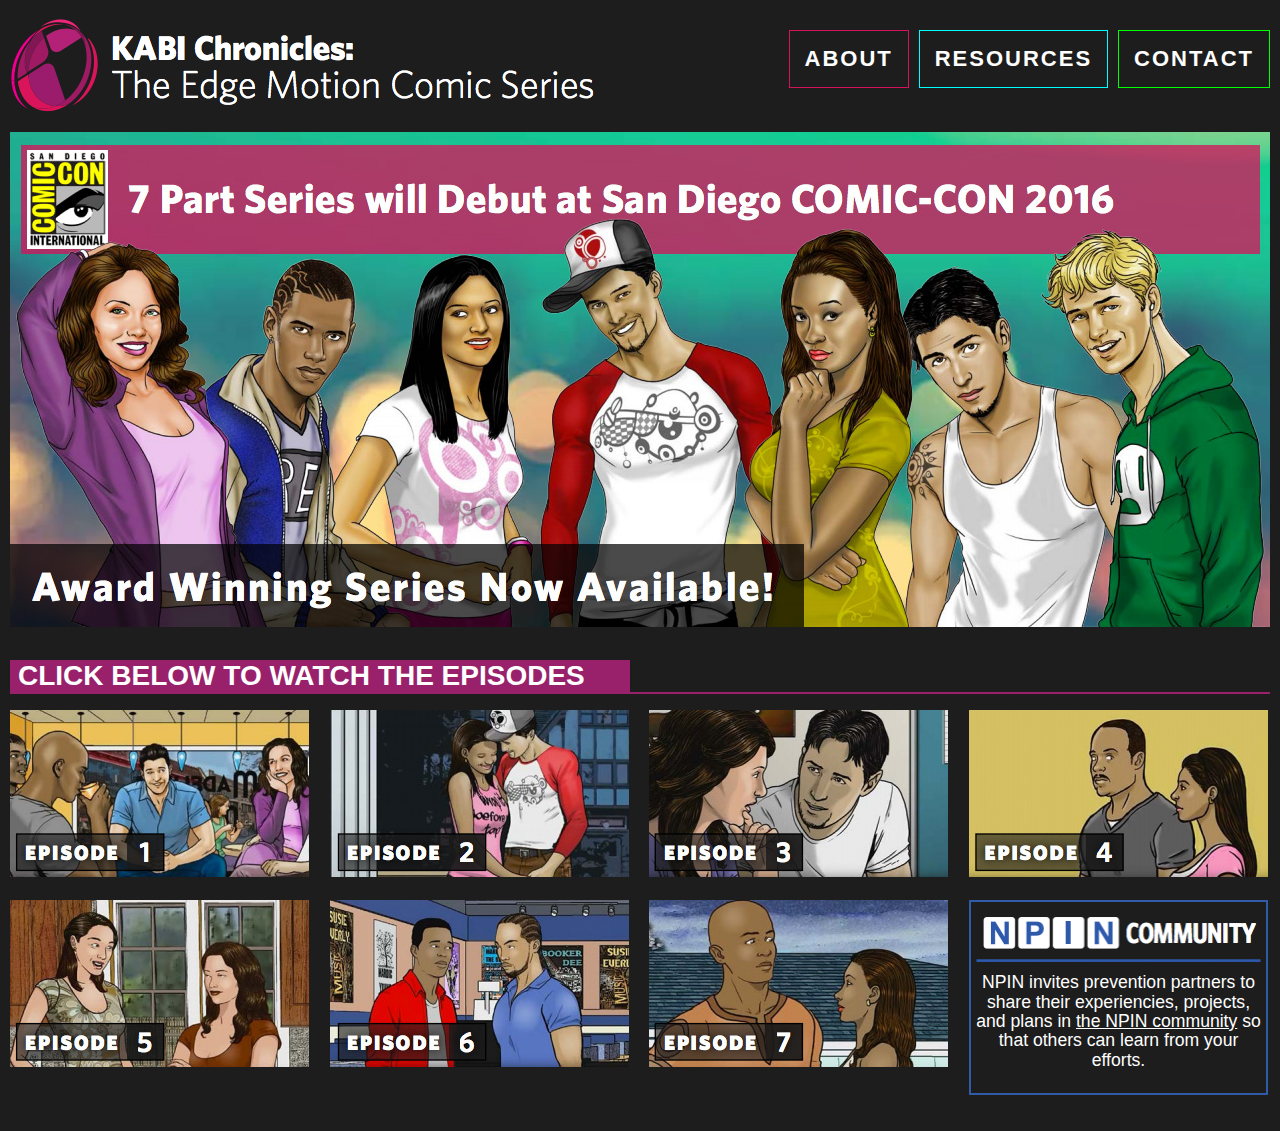
<file: Week_03_Layout/06_HTML_CSS_Lab/kabi_solution/index.html>
<!DOCTYPE html>
<html lang="en">
<head>
  <meta charset="UTF-8">
  <meta name="viewport" content="width=device-width, initial-scale=1.0, user-scalable=0, minimum-scale=1.0, maximum-scale=1.0" />
	<meta name="apple-mobile-web-app-capable" content="yes" />
	<meta name="apple-mobile-web-app-status-bar-style" content="white" />
  <title>KABI Chronicles: The Edge Motion Comic Series</title>
  <link rel="stylesheet" href="css/normalize.css">
  <link rel="stylesheet" type="text/css" href="https://cloud.typography.com/7167134/7052352/css/fonts.css" />
  <link rel="stylesheet" href="css/styles.css">
</head>
<body>

  <div class="wrapper">
    <header>
      <div class="logo">
        <h1><a href="index.html"><img src="images/logo.png" alt="KABI Chronicles: The Edge Motion Comic Series"></a></h1>
      </div>
      <nav class="topnav">
        <ul>
          <li class="topnav_about"><a href="about.html">About</a></li>
          <li class="topnav_resources"><a href="resources.html">Resources</a></li>
          <li class="topnav_contact"><a href="https://npin.cdc.gov/pages/contact-us">Contact</a></li>
        </ul>
      </nav>
    </header>

    <main>
      <section>
        <div class="hero">
          <img src="images/hero.jpg" alt="7 Part Series will Debut at San Diego COMIC-CON 2016. Award Winning Series Now Available!">
        </div>
      </section>

      <section class="clearfix">
        <div class="episodes">
          <h1>Click Below to Watch the Episodes</h1>
        </div>
        <div class="episodes_list">
          <ul class="clearfix">
            <li class="episodes_01"><a href="https://youtu.be/XX_TdOS6V40" target="_blank"><img src="images/thumb_ep01.jpg" alt="Episode 1"></a></li>
            <li class="episodes_02"><a href="https://youtu.be/gEO7AJZF7Y8" target="_blank"><img src="images/thumb_ep02.jpg" alt="Episode 2"></a></li>
            <li class="episodes_03"><a href="https://youtu.be/odcHq75jLRE" target="_blank"><img src="images/thumb_ep03.jpg" alt="Episode 3"></a></li>
            <li class="episodes_04"><a href="https://youtu.be/OwA7EneIqtc" target="_blank"><img src="images/thumb_ep04.jpg" alt="Episode 4"></a></li>
            <li class="episodes_05"><a href="https://youtu.be/V4lr23YN2Kk" target="_blank"><img src="images/thumb_ep05.jpg" alt="Episode 5"></a></li>
            <li class="episodes_06"><a href="https://youtu.be/lFHVkcvPHNw" target="_blank"><img src="images/thumb_ep06.jpg" alt="Episode 6"></a></li>
            <li class="episodes_07"><a href="https://youtu.be/Q0XBGQThX-o" target="_blank"><img src="images/thumb_ep07.jpg" alt="Episode 7"></a></li>
            <li class="episodes_community">
              <h2><img src="images/hdr_npin_community.png" alt="NPIN Community"></h2>
              <p>NPIN invites prevention partners to share their experiencies, projects, and plans in <a href="#" target="_blank">the NPIN community</a> so that others can learn from your efforts.</p>
            </li>
          </ul>
        </div>
      </section>
    </main>

  </div>

</body>
</html>
</file>
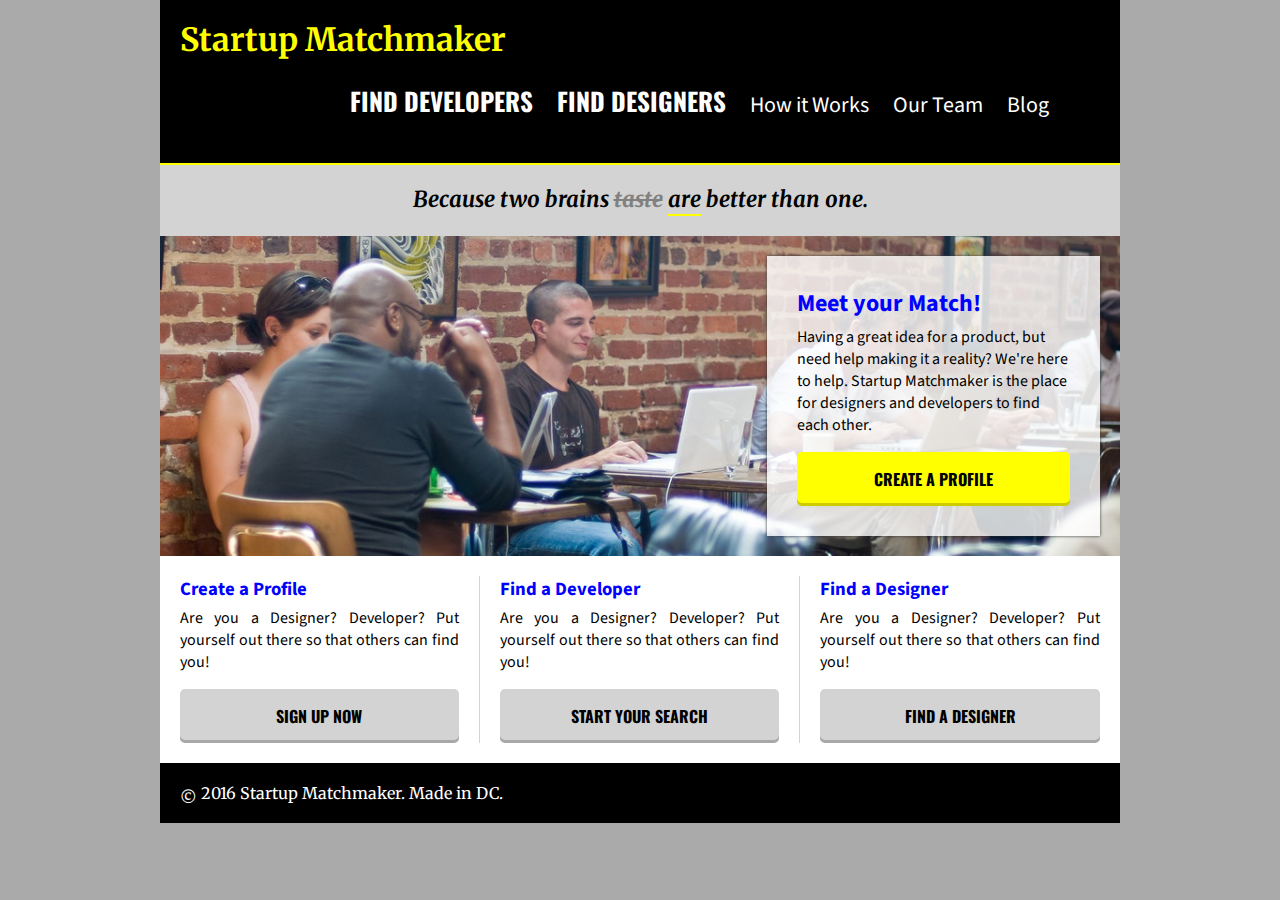
<file: Week_03_Layout/06_HTML_CSS_Lab/solution/index.html>
<!DOCTYPE html>
<html>
    <head>
        <meta charset="utf-8">
        <meta http-equiv="X-UA-Compatible" content="IE=edge">
        <title>Startup Matchmaker | Startup Matchmaker</title>
        <meta name="description" content="Having a great idea for a product, but need help making it a reality? We're here to help. Startup Matchmaker is the place for designers and developers to find each other.">
        <link href='http://fonts.googleapis.com/css?family=Oswald:400,700' rel='stylesheet' type='text/css'>
        <link href='http://fonts.googleapis.com/css?family=Merriweather:400,700,700italic,400italic' rel='stylesheet' type='text/css'>
        <link href='http://fonts.googleapis.com/css?family=Source+Sans+Pro:400,700,400italic,700italic' rel='stylesheet' type='text/css'>
        <link rel="stylesheet" href="css/normalize.css">
        <link rel="stylesheet" href="css/main.css">
    </head>
    <body>

        <div class="container">

            <!-- Site Header -->
            <header class="site-header clearfix">
                <h1 class="logo"><a href="/">Startup Matchmaker</a></h1>
                <nav class="navigation">
                    <ul class="main-nav horizontal-nav">
                        <li><a href="#"><strong>Find Developers</strong></a></li>
                        <li><a href="#"><strong>Find Designers</strong></a></li>
                        <li><a href="#">How it Works</a></li>
                        <li><a href="#">Our Team</a></li>
                        <li><a href="#">Blog</a></li>
                    </ul>
                </nav>
            </header>


            <!-- Tagline -->
            <div class="tagline">
                Because two brains <del>taste</del> <ins>are</ins> better than one.
            </div>

            <!-- Hero -->
            <section class="hero clearfix">
                <div class="hero-block">
                    <h2 class="block-heading">Meet your Match!</h2>
                    <p class="block-copy">Having a great idea for a product, but need help making it a reality? We're here to help. Startup Matchmaker is the place for designers and developers to find each other.</p>
                    <a class="btn btn-hero" href="#">Create a Profile</a>
                </div>
            </section>

            <!-- Blocks -->
            <section class="block-group clearfix">
                <div class="block">
                    <h3 class="block-heading">Create a Profile</h3>
                    <p class="block-copy">Are you a Designer? Developer? Put yourself out there so that others can find you!</p>
                    <a class="btn btn-block" href="#">Sign up Now</a>
                </div>

                <div class="block">
                    <h3 class="block-heading">Find a Developer</h3>
                    <p class="block-copy">Are you a Designer? Developer? Put yourself out there so that others can find you!</p>
                    <a class="btn btn-block" href="#">Start Your Search</a>

                </div>

                <div class="block">
                    <h3 class="block-heading">Find a Designer</h3>
                    <p class="block-copy">Are you a Designer? Developer? Put yourself out there so that others can find you!</p>
                    <a class="btn btn-block" href="#">Find a Designer</a>
                </div>

            </section>

            <!-- Footer -->
            <footer class="copyright">
                <span class="line-up">&copy;</span> 2016 Startup Matchmaker. Made in DC.
            </footer>

        </div> <!-- /container -->

    </body>
</html>
</file>
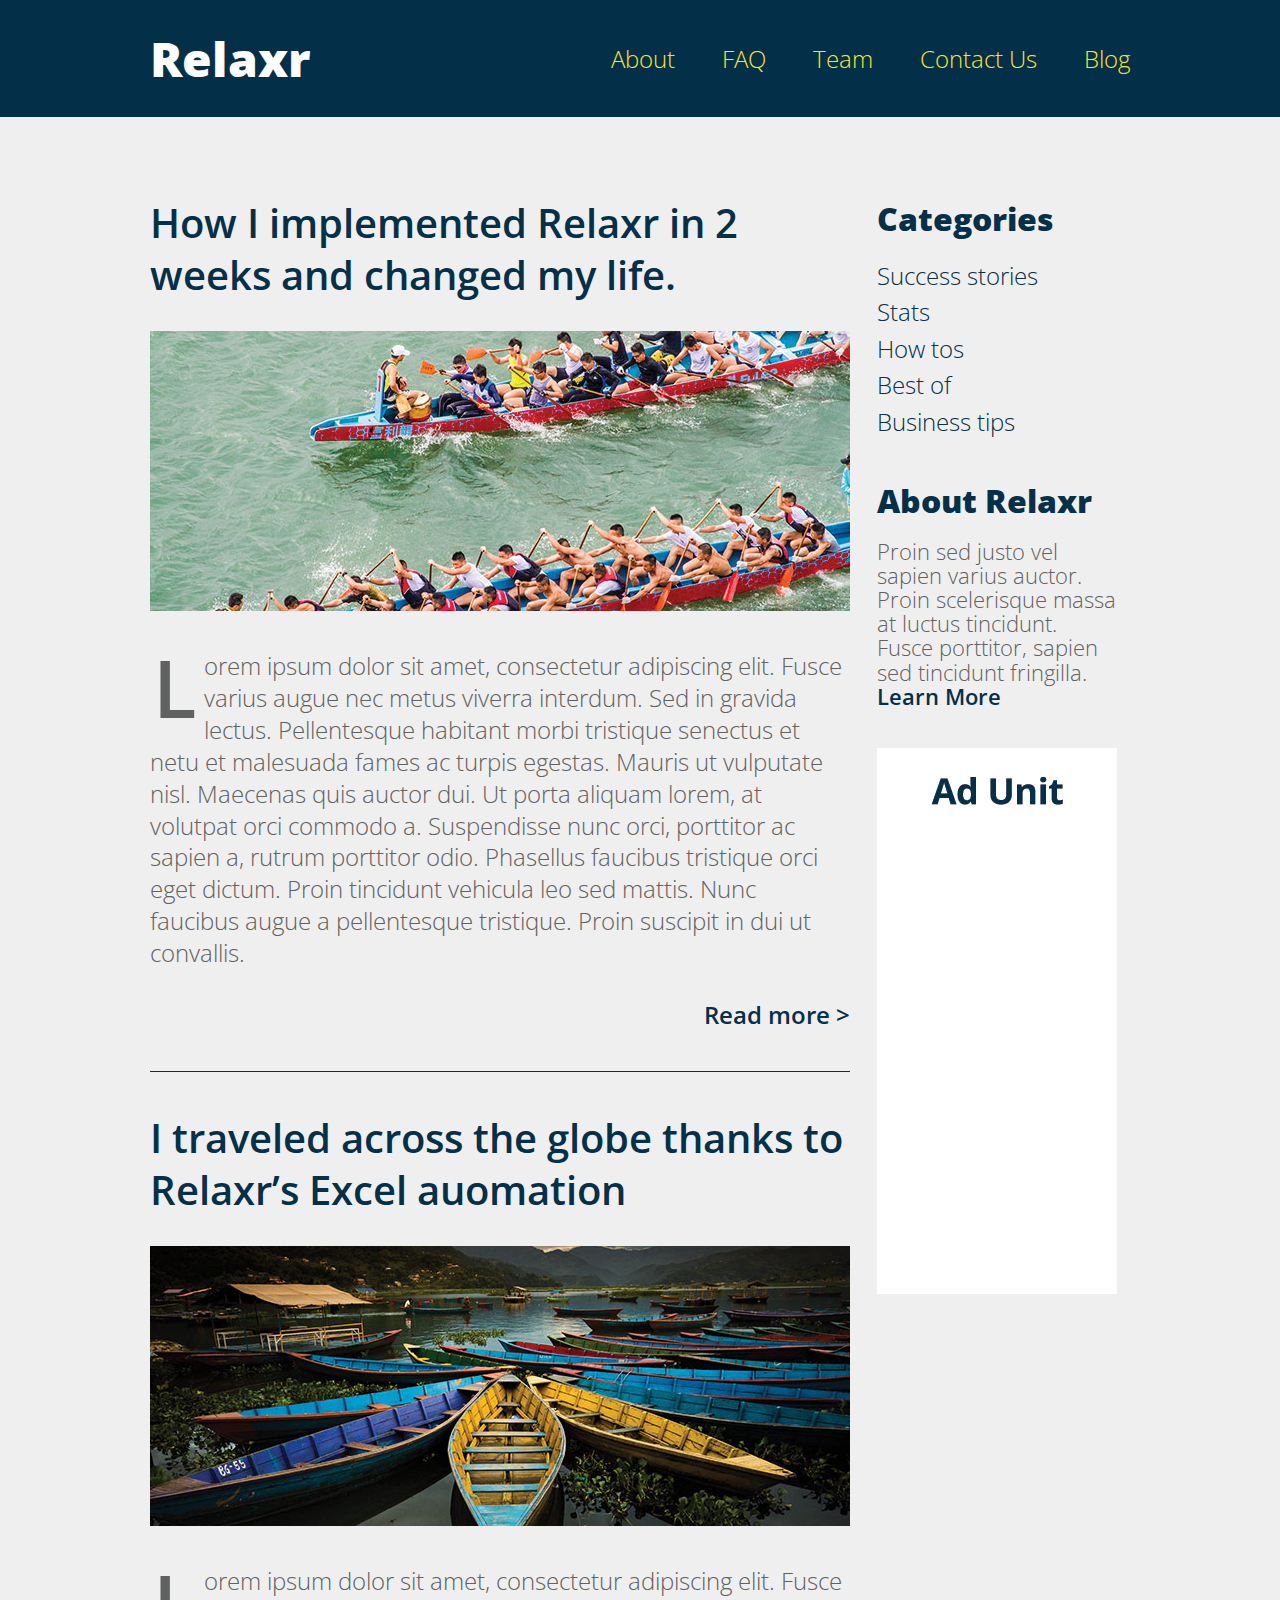
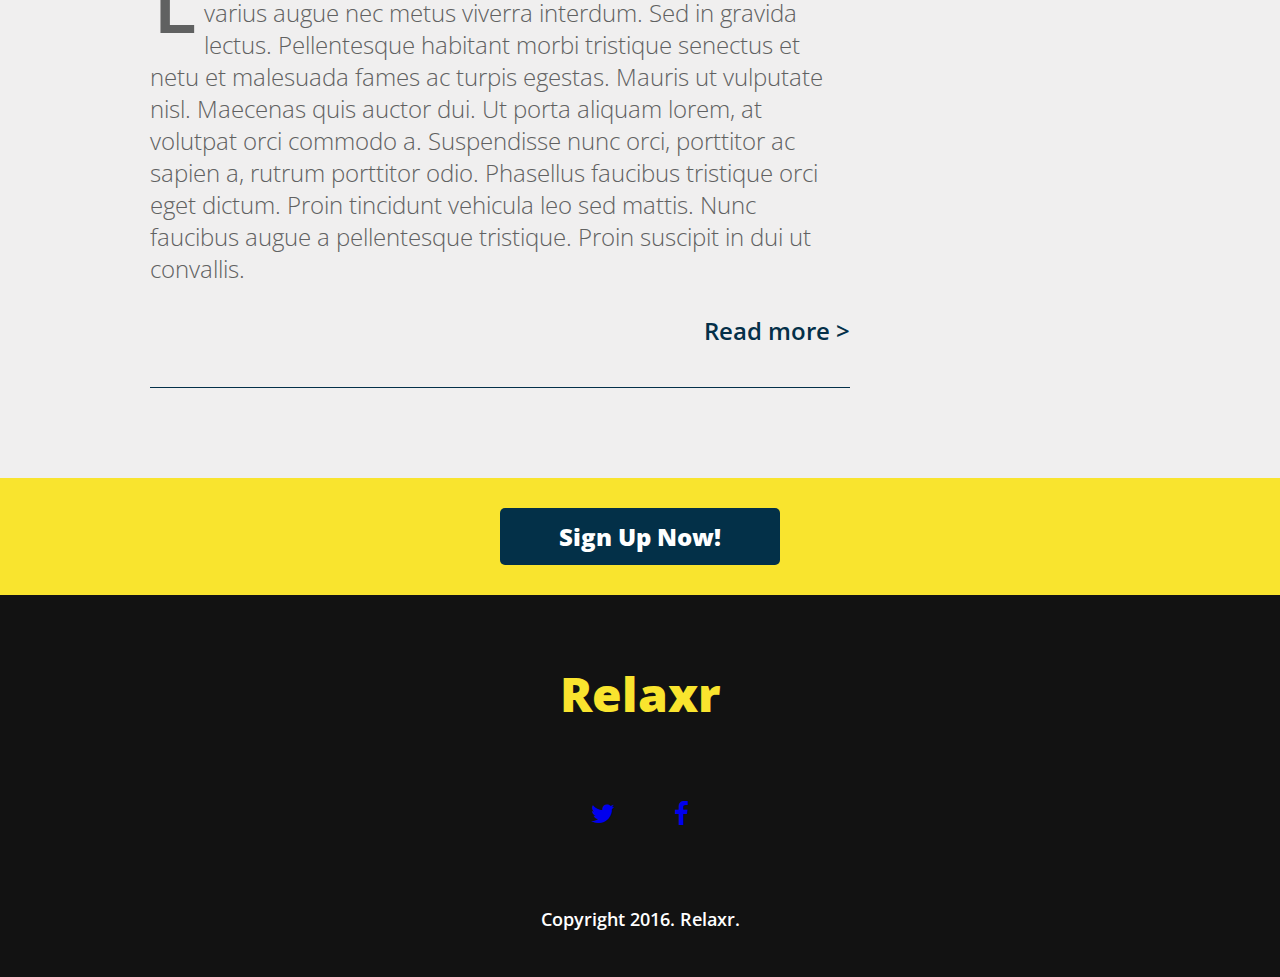
<file: Week_03_Layout/Assignment/solution_code/index.html>
<!DOCTYPE html>
<html lang="en">
	<head>
    	<meta charset="utf-8">
    	<meta name="description" content="The perfect personal assistant. Relaxr does your job for you so you can enjoy life as it is meant to be.">

		<title>Relaxr Blog</title>
		
		<link rel="stylesheet" href="css/reset.css">

		<link href='http://fonts.googleapis.com/css?family=Open+Sans:300italic,300,600,800' rel='stylesheet' type='text/css'>

		<link rel="stylesheet" href="https://maxcdn.bootstrapcdn.com/font-awesome/4.5.0/css/font-awesome.min.css">

		<link rel="stylesheet" href="css/style.css">

	</head>
	<body>
		<header>
			<div class="container">
				<h1 class="logo">Relaxr</h1>
				<nav>
					<ul>
						<li><a href="#">About</a></li>
						<li><a href="#">FAQ</a></li>
						<li><a href="#">Team</a></li>
						<li><a href="#">Contact Us</a></li>
						<li><a href="#">Blog</a></li>
					</ul>
				</nav>
			</div>
		</header>
		<section id="main">
			<div class="container">
				<section id="posts">
					<article class="post">
						<h1 class="post-title"><a href="#">How I implemented Relaxr in 2 weeks and changed my life.</a></h1>
						<img src="images/blog_photo1.jpg" alt="Crew Meet">
						<p>Lorem ipsum dolor sit amet, consectetur adipiscing elit. Fusce varius augue nec metus viverra interdum. Sed in gravida lectus. Pellentesque habitant morbi tristique senectus et netu et malesuada fames ac turpis egestas. Mauris ut vulputate nisl.  Maecenas quis auctor dui. Ut porta aliquam lorem, at volutpat orci commodo a. Suspendisse nunc orci, porttitor ac sapien a, rutrum porttitor odio. Phasellus faucibus tristique orci eget dictum. Proin tincidunt vehicula leo sed mattis. Nunc faucibus augue a pellentesque tristique. Proin suscipit in dui ut convallis.</p>

						<p class="readmore"><a href="#">Read more &gt;</a></p>
					</article>
					<article class="post">
						<h1 class="post-title"><a href="#">I traveled across the globe thanks to Relaxr’s Excel auomation</a></h1>
						<img src="images/blog_photo2.jpg" alt="Canoes">
						<p>Lorem ipsum dolor sit amet, consectetur adipiscing elit. Fusce varius augue nec metus viverra interdum. Sed in gravida lectus. Pellentesque habitant morbi tristique senectus et netu et malesuada fames ac turpis egestas. Mauris ut vulputate nisl.  Maecenas quis auctor dui. Ut porta aliquam lorem, at volutpat orci commodo a. Suspendisse nunc orci, porttitor ac sapien a, rutrum porttitor odio. Phasellus faucibus tristique orci eget dictum. Proin tincidunt vehicula leo sed mattis. Nunc faucibus augue a pellentesque tristique. Proin suscipit in dui ut convallis.</p>

						<p class="readmore"><a href="#">Read more &gt;</a></p>
					</article>
				</section>
			
				<aside id="sidebar">
					<section>
						<h1>Categories</h1>
						<ul>
							<li><a href="#">Success stories</a></li>
							<li><a href="#">Stats</a></li>
							<li><a href="#">How tos</a></li>
							<li><a href="#">Best of</a></li>
							<li><a href="#">Business tips</a></li>
						</ul>
					</section>
					<section>
						<h1>About Relaxr</h1>
						<p>Proin sed justo vel sapien varius auctor. Proin scelerisque massa at luctus tincidunt. Fusce porttitor, sapien sed tincidunt fringilla.<br>
						<a href="">Learn More</a></p>
						<img src="images/ad-unit.png" alt="Ad Unit">
					</section>
				</aside>
			</div>
		</section>

		<aside id="bottom-cta">
			<a class="btn btn-signup" href="#">Sign Up Now!</a>
		</aside>
		<footer>
			<h1 class="logo">Relaxr</h1>

			<ul>
				<li><a href="#"><span class="fa fa-twitter"></span></a></li>
				<li><a href="#"><span class="fa fa-facebook"></span></a></li>
			</ul>

			<p class="copyright">Copyright 2016. Relaxr.</p>
		</footer>
	</body>
</html>
</file>
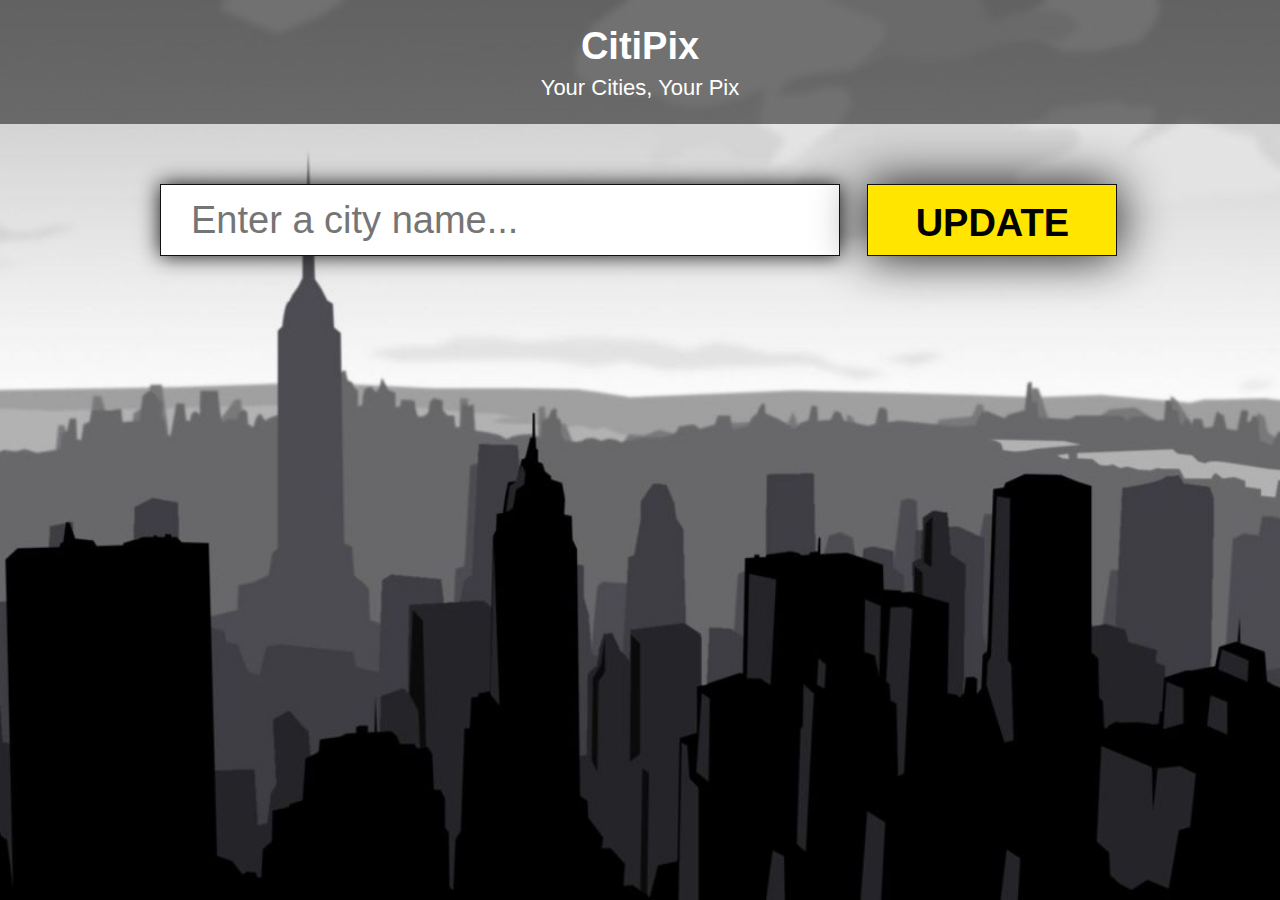
<file: Week_05_JS_ComputerScience/Assignment/solution_code/index.html>
<!DOCTYPE html>
<html lang="en">
	<head>
    	<meta charset="utf-8">
    	<meta name="description" content="Your description goes here">
    	<meta name="keywords" content="one, two, three">

		<title>City Background</title>

		<!-- external CSS link -->
		<link rel="stylesheet" href="css/reset.css">
		<link rel="stylesheet" href="css/style.css">
		<script src="http://ajax.googleapis.com/ajax/libs/jquery/2.1.3/jquery.min.js"></script>
		<script type="text/javascript" src="js/app.js"></script>

	</head>
	<body>
		<header>
			<div class="title">
				<h1>CitiPix</h1>
				<p>Your Cities, Your Pix</p>
			</div>
		</header>
			<div class="container">
				<form>
					<input type="text" id="city-type" placeholder="Enter a city name...">
					<input type="submit" value="Update" id="submit-btn">
				</form>
			</div>
	</body>
</html>
</file>
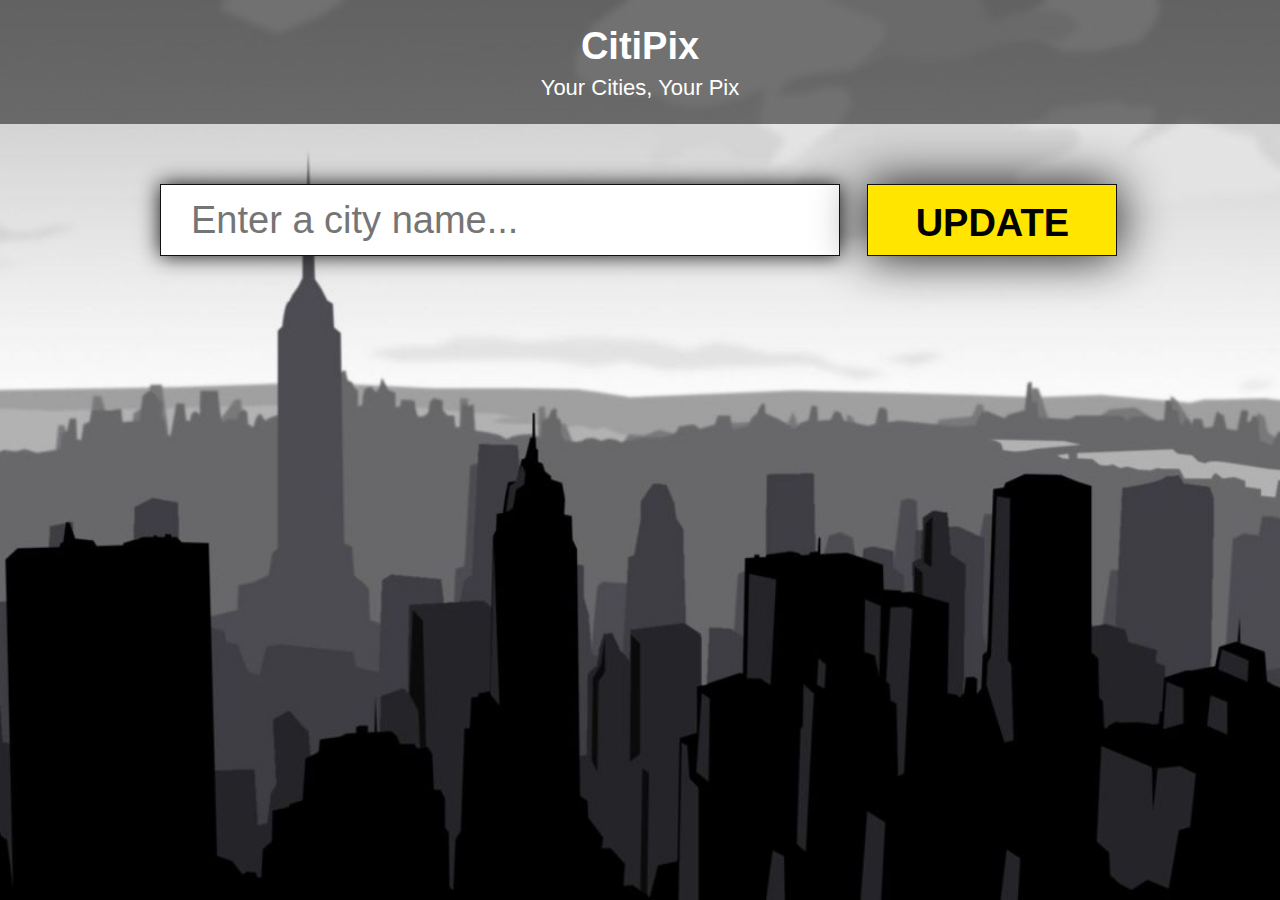
<file: Week_05_JS_ComputerScience/Assignment/starter_code/index.html>
<!DOCTYPE html>
<html lang="en">
	<head>
    	<meta charset="utf-8">
    	<meta name="description" content="Your description goes here">
    	<meta name="keywords" content="one, two, three">

		<title>City Background</title>

		<!-- external CSS link -->
		<link rel="stylesheet" href="css/reset.css">
		<link rel="stylesheet" href="css/style.css">
		<script src="http://ajax.googleapis.com/ajax/libs/jquery/2.1.3/jquery.min.js"></script>
		<script type="text/javascript" src="javascript/app.js"></script>

	</head>
	<body>
		<header>
			<div class="title">
				<h1>CitiPix</h1>
				<p>Your Cities, Your Pix</p>
			</div>
		</header>
			<div class="container">
				<form>
					<input type="text" id="city-type" placeholder="Enter a city name...">
					<input type="submit" value="Update" id="submit-btn">
				</form>
			</div>
	</body>
</html>
</file>
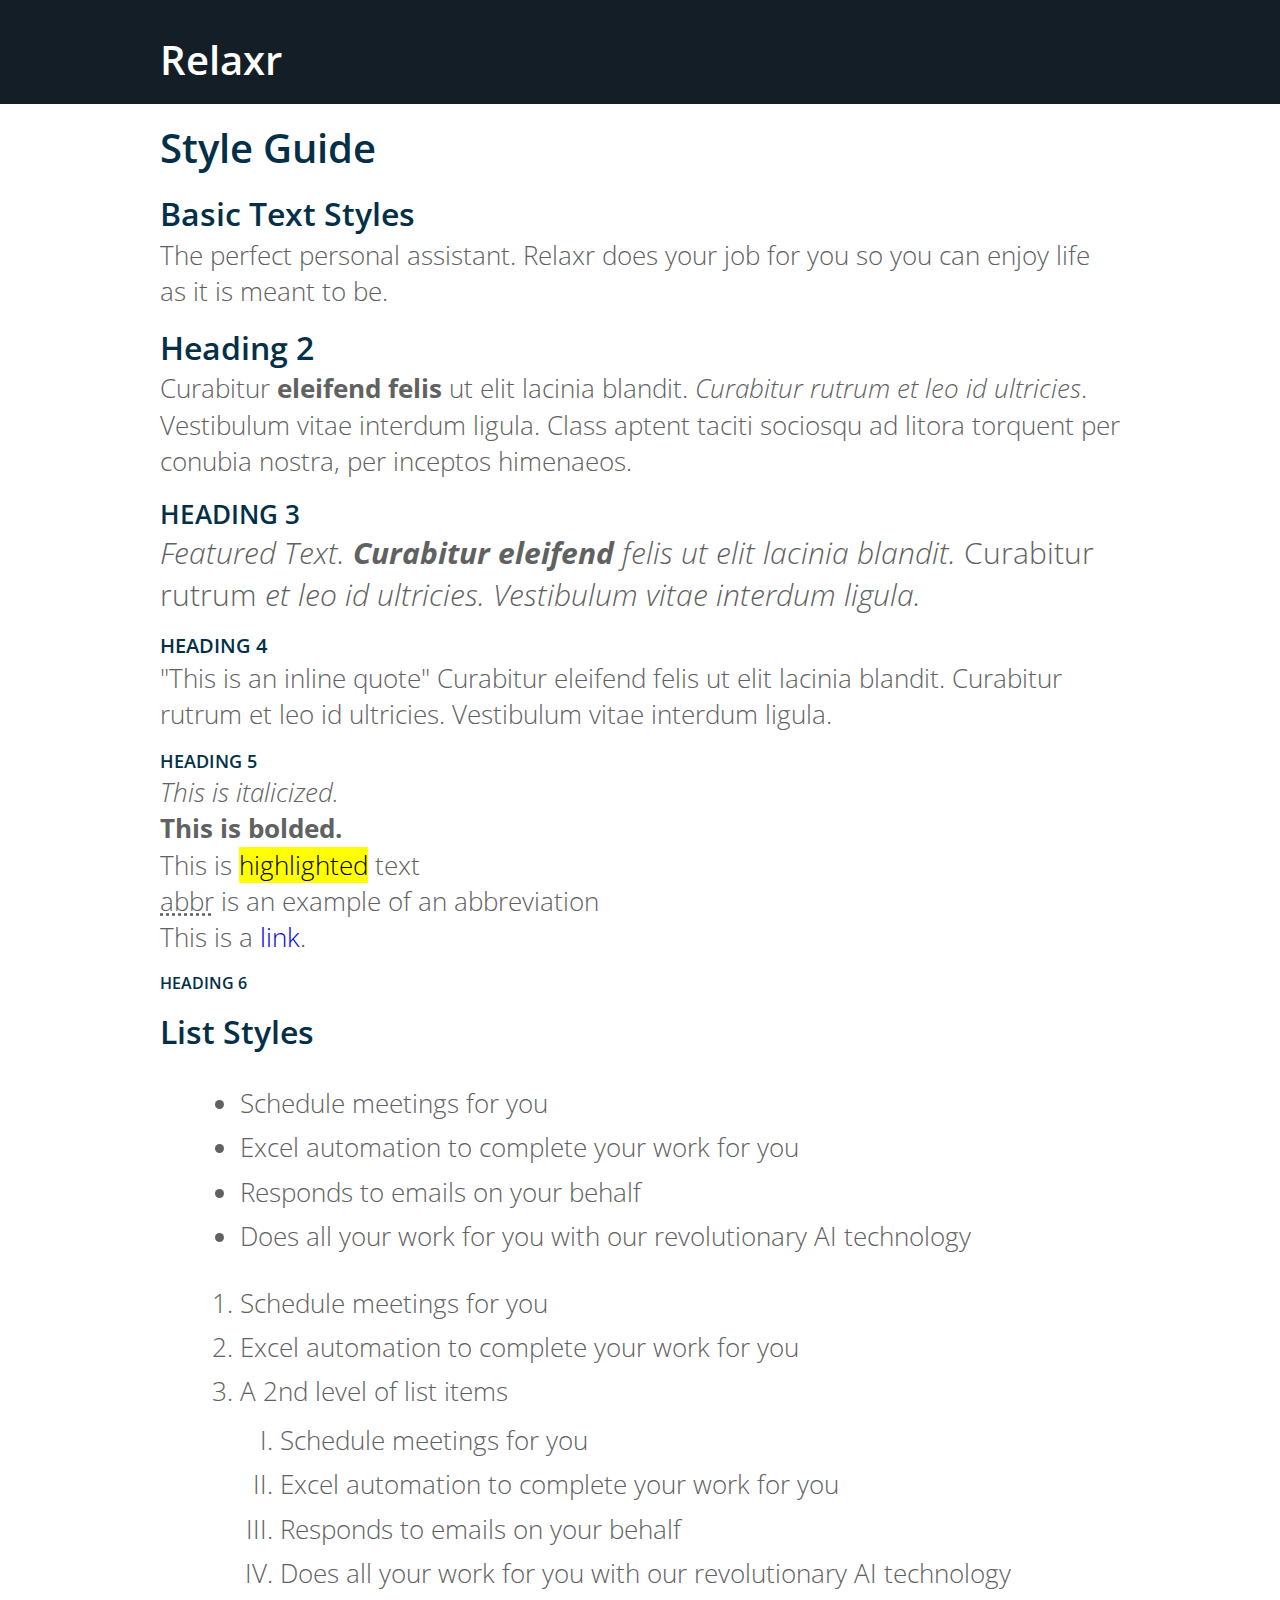
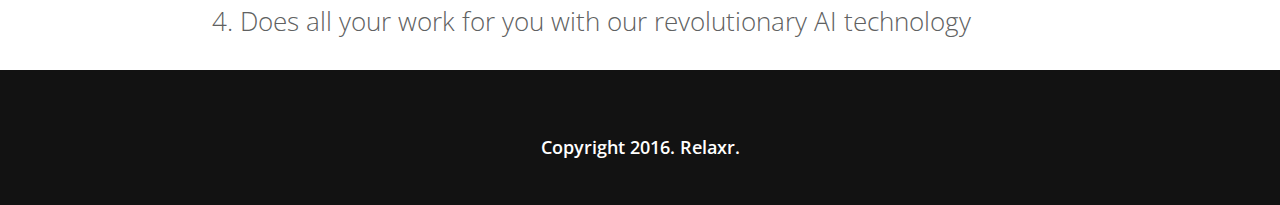
<file: Week_02_Styling/03_box_model/nested_selectors_relaxr/solution/index.html>
<!DOCTYPE html>
<html lang="en">
	<head>
    	<meta charset="utf-8">
    	<meta name="description" content="The perfect personal assistant. Relaxr does your job for you so you can enjoy life as it is meant to be.">

		<title>Relaxr Nested Selectors</title>

		<link rel="stylesheet" href="css/reset.css">

		<link href='http://fonts.googleapis.com/css?family=Open+Sans:300italic,300,600,800' rel='stylesheet' type='text/css'>

		<link rel="stylesheet" href="https://maxcdn.bootstrapcdn.com/font-awesome/4.5.0/css/font-awesome.min.css">

		<!-- external CSS link -->
		<link rel="stylesheet" href="css/style.css">

	</head>
	<body>
		<header class="pageIntro">
			<div class="outer-container">
				<h1 class="logo">Relaxr</h1>
			</div>
		</header>
		<main>
			<div class="outer-container relaxr-corestyles">
				<h1>Style Guide</h1>
				<h2>Basic Text Styles</h2>
				<p>The perfect personal assistant. Relaxr does your job for you so you can enjoy life as it is meant to be.</p>

				<h2>Heading 2</h2>
				<p>Curabitur <strong>eleifend felis</strong> ut elit lacinia blandit. <em>Curabitur rutrum et leo id ultricies</em>. Vestibulum vitae interdum ligula. Class aptent taciti sociosqu ad litora torquent per conubia nostra, per inceptos himenaeos.</p>

				<h3>Heading 3</h3>
				<p class="featuredText">Featured Text. <strong>Curabitur eleifend</strong> felis ut elit lacinia blandit. <em>Curabitur rutrum</em> et leo id ultricies. Vestibulum vitae interdum ligula.</p>

				<h4>Heading 4</h4>
				<p><q>"This is an inline quote"</q> Curabitur eleifend felis ut elit lacinia blandit. Curabitur rutrum et leo id ultricies. Vestibulum vitae interdum ligula.</p>

				<h5>Heading 5</h5>
				<p><em>This is italicized.</em><br>
					<strong>This is bolded.</strong><br>
					This is <mark>highlighted</mark> text<br>
					<abbr title="attribute">abbr</abbr> is an example of an abbreviation<br>
					This is a <a href="#">link</a>.</p>
				<h6>Heading 6</h6>

				<h2>List Styles</h2>
				<ul>
					<li>Schedule meetings for you</li>
					<li>Excel automation to complete your work for you</li>
					<li>Responds to emails on your behalf</li>
					<li>Does all your work for you with our revolutionary AI technology</li>
				</ul>
				<ol>
					<li>Schedule meetings for you</li>
					<li>Excel automation to complete your work for you</li>
					<li>A 2nd level of list items
						<ol>
							<li>Schedule meetings for you</li>
							<li>Excel automation to complete your work for you</li>
							<li>Responds to emails on your behalf</li>
							<li>Does all your work for you with our revolutionary AI technology</li>
						</ol></li>
					<li>Does all your work for you with our revolutionary AI technology</li>
				</ol>



			</div>
		</main>

		<footer class="pageFooter">
			<p class="copyright">Copyright 2016. Relaxr.</p>
		</footer>
	</body>
</html>
</file>
<file: week01/01_bovine/solution/css/style.css>
body {
  color: #05080C;
  font-family: sans-serif;
  font-size: 18px;
  line-height: 1.5;
  margin: 0;
  background: #F6F6F6;
}

p, li {
  font-family: Georgia,Times,"Times New Roman",serif;
}

header {
  border-top: 5px solid #222222;
  padding: 0 100px;
}

article {
  border-bottom: 5px solid #222222;
  padding: 0 100px;
}

article img {
  float: right;
  margin-left: 20px;
}

th {
  background: #222;
  color: white;
  padding: 10px;
}

td {
  background: #eee;
  padding: 10px;
}
</file>
<file: week01/01_bovine/starter_code/css/style.css>
body {
  color: #05080C;
  font-family: sans-serif;
  font-size: 18px;
  line-height: 1.5;
  margin: 0;
  background: #F6F6F6;
}

p, li {
  font-family: Georgia,Times,"Times New Roman",serif;
}

header {
  border-top: 5px solid #222222;
  padding: 0 100px;
}

article {
  border-bottom: 5px solid #222222;
  padding: 0 100px;
}

article img {
  float: right;
  margin-left: 20px;
}

th {
  background: #222;
  color: white;
  padding: 10px;
}

td {
  background: #eee;
  padding: 10px;
}
</file>
<file: week01/Assignment/solution/css/style.css>
body {
  color: #05080C;
  font-family: sans-serif;
  font-size: 18px;
  line-height: 1.5;
  margin: 0;
  background: #F6F6F6;
}

p {
  font-family: Georgia,Times,"Times New Roman",serif;
}

header {
  border-top: 5px solid #222222;
  padding: 0 100px;
}

article {
  border-bottom: 5px solid #222222;
  padding: 0 100px;
}

article img {
  float: right;
  margin-left: 20px;
}

th {
  background: #222;
  color: white;
  padding: 10px;
}

td {
  background: #eee;
  padding: 10px;
}
</file>
<file: week01/Assignment/starter_code/css/styles.css>
body {
  color: #05080C;
  font-family: Georgia, Times, "Times New Roman",sans-serif;
  font-size: 18px;
  line-height: 1.5;
  margin: 0;
  background: #F6F6F6;
}

a {
  color: #ff751a;
  font-family: Georgia, Times, "Times New Roman", sans-serif;
  font-size: 18px;
  text-decoration: none;
}

a:hover {
    text-decoration: underline;
}

p, li {
  font-family: Georgia,Times, "Times News Roman";
}

header {
  border-top: 5px solid #222222;
  padding: 0 100px;
}

article {
  border-bottom: 5px solid #222222;
  padding: 0 100px;
}

article img {
  float: right;
  margin-left: 20px;
}

th {
  background: #222222;
  color: white;
  padding: 10px;
}

td {
  background: #eeeeee;
  padding: 10px;
}
</file>
<file: Week_03_Layout/06_HTML_CSS_Lab/kabi_solution/css/styles.css>
* {
  box-sizing: border-box;
}

.clearfix {
  overflow:auto;
}

body {
  background: #1d1d1d;
  font-family: "Whitney A", "Whitney B", sans-serif;
  font-style: normal;
  font-weight: 400;
  font-size: 16px;
  line-height: 1em;
}

a:focus {
  border:1px dotted #d4145a;
}

.logo a:link {
  border: 0;
}

article a:link,
article a:visited {
  color: #275CAC;
}

article ul a:link,
article ul a:visited {
  color: #9A266C;
}

hr {
  border: 1px solid #9A266C;
}

img {
  max-width: 100%;
}

.wrapper {
  max-width: 1260px;
  margin: 0 auto;
}

.logo {
  float: left;
  margin-top: 19px;
  margin-bottom: 19px;
  width: 50%;
}

.logo h1 {
  margin: 0;
}

.topnav {
  float: right;
  text-align: right;
  margin-top: 30px;
  overflow: auto;
}

.topnav ul {
  padding: 0;
  margin: 0;
}

.topnav li {
  display: block;
  float: left;
  margin-left: 10px;
}

.topnav a:link,
.topnav a:visited,
.topnav_about-active,
.topnav_resources-active {
  border: 1px solid #d4145a;
  display: block;
  color: white;
  font-size: 22px;
  font-weight: 700;
  letter-spacing: 2px;
  padding: 20px 15px;
  text-decoration: none;
  text-transform: uppercase;
}

.topnav a:hover,
.topnav a:active,
.topnav_about-active {
  background: #d4145a;
  color: #1d1d1d;
}

.topnav_resources a:link,
.topnav_resources a:visited {
  border:1px solid #00ffff;
}

.topnav_resources a:hover,
.topnav_resources a:active,
.topnav_resources-active {
  background: #00ffff;
  border:1px solid #00ffff;
  color: #1d1d1d;
}

.topnav_contact a:link,
.topnav_contact a:visited {
  border:1px solid #00ff00;
}

.topnav_contact a:hover,
.topnav_contact a:active {
  background: #00ff00;
}

.episodes {
  border-bottom: 2px solid #99216b;
  margin-top: 30px;
}

.episodes h1 {
  background: #99216b;
  color: white;
  font-size:28px;
  margin: 0;
  padding:8px;
  text-transform: uppercase;
  width: 620px;
}

.episodes_list {
  color: white;
}

.episodes_list a:link,
.episodes_list a:visited {
  color: white;
  text-decoration: underline;
}

.episodes_list ul {
  padding: 0;
}

.episodes_list li {
  display: block;
  float: left;
  width: 299px;
  margin-bottom: 20px;
}

.episodes_01,
.episodes_03,
.episodes_05,
.episodes_07 {
  margin-right: 21px;
}

.episodes_02,
.episodes_06 {
  margin-right: 20px;
}

.episodes_community h2 {
  margin:10px 0;
}

.episodes_community {
  border: 2px solid #305ba9;
  font-size: 1.1em;
  padding: 5px;
  line-height: 1.1em;
  text-align: center;
}

.episodes_community p {
  margin-top: 0;
}

.title {
  border-top: 5px solid #9d256d;
  color: white;
  height: 125px;
  letter-spacing: 1px;
  line-height: 1em;
  padding-top: 7px;
}

.title_about {
  background: #1c1c1a url('../images/hdr_comic.jpg') bottom no-repeat;
}

.title_resources {
  background: #1c1c1a url('../images/hdr_books.jpg') bottom no-repeat;
}

.title_inside {
  background: rgba(0,0,0,0.7);
  margin-top: 22px;
  max-width: 1227px;
  padding: 25px 18px;
}

.content {
  background: white;
  float: left;
}

article h1 {
  margin: 0;
}

article h2 {
  color: #9A266C;
  margin-bottom: 0;
}

article h3 {
  color: #9A266C;
  font-size: 36px;
  margin-bottom: 0;
}

.content_main {
  padding: 0 20px;
  font-size: 1.4em;
  line-height: 1.4em;
}

.subhdr {
  font-size: 1.2em;
  font-style: italic;
  margin: 0;
}

.purpose {
  color: #9A266C;
  font-size: 24px;
  font-weight: bold;
}

.purpose span {
  font-size: 36px;
}

.method,
.results {
  margin-top: 10px;
}

ul.bullet {
  font-size: 1.1em;
  list-style-image: url('../images/icon_bullet.png');
  line-height: 1.6em;
  padding-left: 25px;
}

@media (max-width: 1259px) {
  .episodes_list {
    margin-top: 20px;
  }

  .episodes_list ul {
    width: 960px;
    margin: 0 auto;
  }

  .episodes_04 {
    margin-right: 21px;
  }

  .title {
    line-height: 2.2em;
  }

  .title_inside {
    padding: 0 18px;
  }

  .title_about,
  .title_resources {
    background: #201e1f;
  }
}

@media (max-width: 959px) {

  .logo {
    width: 100%;
    text-align: center;
  }

  .topnav {
    width: 100%;
    float: none;
    text-align: center;
    margin-bottom: 20px;
  }

  .topnav ul {
    width: 400px;
    margin: 0 auto;
  }

  .topnav a:link, .topnav a:visited, .topnav_about-active, .topnav_resources-active {
    font-size: 16px;
  }

  .episodes h1 {
    margin: 0 auto;
  }

  .episodes_list {
    margin-top: 20px;
  }

  .episodes_list ul {
    width: 640px;
    margin: 0 auto;
  }

  .title {
    height: auto;
    padding-bottom: 20px;
  }
}

@media (max-width: 649px) {
  .episodes h1 {
    width: 100%;
    text-align: center;
    line-height: 1.2em;
  }

  .episodes_list ul {
    width: 299px;
  }

  .episodes_list li {
    margin: 0 0 20px 0;
  }
}
</file>
<file: Week_03_Layout/06_HTML_CSS_Lab/solution/css/main.css>
* {
    box-sizing: border-box;
}

.clearfix:before,
.clearfix:after {
    content: " "; /* 1 */
    display: table; /* 2 */
}

.clearfix:after {
    clear: both;
}

.clearfix {
    *zoom: 1;
}

body {
    font-family: 'Source Sans Pro', sans-serif;
    background-color: #aaa;
}

a {
    color: yellow;
    text-decoration: none;
}

.container {
    width: 960px;
    margin: 0 auto;
}

.site-header {
    background-color: black;
    border-bottom-style: solid;
    border-bottom-color: yellow;
    border-bottom-width: 2px;
    padding: 20px;
}

.logo {
    margin: 0;
    font-size: 32px;
    font-family: 'Merriweather', serif;
}

.navigation {
    width: 750px;
    float: right;
}

.horizontal-nav {
    padding: 0;
    list-style: none;
}

.horizontal-nav li{
    display: inline-block;
}

.main-nav {
    font-size: 22px;
    color: white;
}
.main-nav li {
    margin-right: 20px;
}

.main-nav li:last-child{
    margin-right: 0;
}

.main-nav a {
    color: white;
}

.main-nav strong {
    text-transform: uppercase;
    font-size: 25px;
    font-family: 'Oswald';
}

.tagline {
    font-family: 'Merriweather', serif;
    font-style: italic;
    font-weight: bold;
    font-size: 22px;
    background-color: lightgray;
    padding: 20px;
    text-align: center;
}

.tagline del {
    color: gray;
}

.tagline ins {
    display: inline-block;
    text-decoration: none;
    padding-bottom: 1px;
    border-bottom: solid yellow 2px;
}

.hero {
    background-color: gray;
    background-image: url('../images/coworking.jpg');
    background-size: cover;
    background-position: center center;
    background-repeat: no-repeat;
    padding: 20px;
}

.hero-block {
    background-color: white;
    background-color: rgba(255,255,255,0.8);
    width: 333px;
    float: right;
    padding: 30px;
    box-shadow: 0 0 3px #333;
}

.block-heading {
    color: blue;
    margin: 0;
}

.block-copy {
    margin-top: 5px;
}

.btn {
    text-transform: uppercase;
    color: black;
    padding: 15px;
    border-radius: 5px;
    font-weight: bold;
    font-family: 'Oswald', sans-serif;
    display: block;
    text-align: center;
    box-shadow: inset 0 -3px 0 rgba(0,0,0,0.2);
    transition-property: box-shadow;
    transition-duration: 200ms;
}

.btn:hover {
    box-shadow: inset 0 -3px 0 rgba(0,0,0,0.1);
}

.btn-hero {
    background-color: yellow;
}

.btn-block {
    background-color: lightgray;
}

.block-group {
    background-color: white;
    padding: 20px 0;
}

.block {
    padding: 0 20px;
    width: 33.33%;
    float: left;
    border-right: solid lightgray 1px;
    text-align: justify;
}

.block:last-child {
    border-right: none;
    float: right;
}

.copyright {
    font-family: 'Merriweather', serif;
    color: white;
    background-color: black;
    padding: 20px;
}

.line-up {
    position: relative;
    top: 5px;
}
</file>
<file: Week_03_Layout/Assignment/solution_code/css/style.css>
* {
  -moz-box-sizing: border-box; /* Firexfox */
  -webkit-box-sizing: border-box; /* Safari/Chrome/iOS/Android */
  box-sizing: border-box; /* IE */
}

/* Clear fix hack */
.clearfix:after {
  content: ".";
  display: block;
  clear: both;
  visibility: hidden;
  line-height: 0;
  height: 0;
}

body {
  font-size: 26px;
  line-height: 1.4;
  color: #606161;
  font-family: 'Open Sans', Helvetica, Arial, sans-serif;
  font-weight: 300;
  background: #f0efef;
}
a {
  text-decoration: none;
}

/* Center the container */
.container {
  width: 980px;
  margin: 0 auto;
}

.logo {
  font-size: 48px;
  font-weight: 800;
}

header {
  background: #033048;
  padding: 25px 0;
  overflow: hidden;
}
header .logo {
  color: #fff;
  float: left;
}

header nav {
  float: right;
  margin-top: 15px;
}
header nav ul li {
  display: inline-block;
  margin: 0 0 0 40px;
  font-size: 24px;
}
header nav ul li a {
  color: #f9e42e;
}
#main {
  margin-top: 80px;
}
#posts {
  width: 700px;
  display: inline-block;
  margin-right: 20px;
  vertical-align: top;
}
#sidebar {
  width: 240px;
  display: inline-block;
  vertical-align: top;
}
.post {
  border-bottom: 1px solid #043049;
  padding-bottom: 40px;
  margin-bottom: 40px;
}
.post-title {
  font-weight: 600;
  font-size: 40px;
  line-height: 1.3;
  margin-bottom: 30px;
}
.post-title a {
  color: #043049;
}

.post img {
  margin-bottom: 30px;
  max-width: 100%;
}
.post p {
  font-size: 24px;
  line-height: 1.333;
  color: #606161;
}
.post p:first-of-type:first-letter {
  float: left;
  font-size: 80px;
  line-height: 65px;
  padding-top: 4px;
  padding-right: 8px;
  padding-left: 3px;
  font-weight: 600;
}
.readmore {
  text-align: right;
  margin-top: 30px;
}
.readmore a {
  color: #043049;
  font-weight: 600;
}

.btn {
  border-radius: 5px;
  font-weight: 800;
  padding: 12px 0;
  width: 280px;
  font-size: 28px;
  text-align: center;
  display: block;
  margin: 0 auto;
}
.btn-cta {
  background: #f9e42e;
  color: #033048;
}
.btn-signup {
  background: #033048;
  color: #fff;
  font-size: 24px;
}

#sidebar h1 {
  font-size: 32px;
  font-weight: 800;
  margin-bottom: 15px;
  color: #043049;
}
#sidebar ul {
  margin-bottom: 40px;
}
#sidebar ul li a {
  color: #043049;
  font-size: 24px;
}
#sidebar p {
  font-size: 22px;
  line-height: 1.1;
  margin-bottom: 40px;
}
#sidebar p a {
  color: #043049;
  font-weight: 600;
}

#bottom-cta {
  background: #f9e42e;
  padding: 30px;
  text-align: center;
  margin-top: 50px;
}

footer {
  background: #121212;
  padding: 65px 0 45px;
  text-align: center;
}
footer .logo {
  color: #f9e42e;
  margin-bottom: 68px;
}
footer ul li {
  display: inline-block;
  list-style: none;
  margin: 0 26px 75px;
}
footer p {
  font-size: 18px;
  color: #fff;
  font-weight: 600;
}
</file>
<file: Week_05_JS_ComputerScience/Assignment/solution_code/css/style.css>
/*
Project Name: Blank Template
Client: Your Client
Author: Your Name
Developer @GA in NYC
*/


/******************************************
/* SETUP
/*******************************************/

/* Box Model Hack */
* {
     -moz-box-sizing: border-box; /* Firexfox */
     -webkit-box-sizing: border-box; /* Safari/Chrome/iOS/Android */
     box-sizing: border-box; /* IE */
}

/* Clear fix hack */
.clearfix:after {
     content: ".";
     display: block;
     clear: both;
     visibility: hidden;
     line-height: 0;
     height: 0;
}

.clear {
  clear: both;
}

.alignright {
  float: right;
  padding: 0 0 10px 10px; /* note the padding around a right floated image */
}

.alignleft {
  float: left;
  padding: 0 10px 10px 0; /* note the padding around a left floated image */
}

/******************************************
/* BASE STYLES
/*******************************************/

body {
  color: #000;
  font-size: 12px;
  line-height: 1.4;
  font-family: Helvetica, Arial, sans-serif;
  background: url(../images/citipix_skyline.jpg) no-repeat center center fixed;
  -webkit-background-size: cover;
  -moz-background-size: cover;
  -o-background-size: cover;
  background-size: cover;
}


/******************************************
/* LAYOUT
/*******************************************/

/* Center the container */
.container {
  width: 960px;
  margin: auto;
  padding-top: 5em;
}

header {
  background: rgba(0,0,0, .5);
  padding: 20px 0;
}

.title {
  text-align: center;
  color: #fff;
  font-size: 38px;
  font-weight: bold;
  font-family: helvetica, arial, sans-serif;
}

.title p {
  font-size: 22px;
  font-weight: normal
}

#city-type {
  color: #6b6b6c;
  font-size: 38px;
  background: #fff;
  border: 1px solid #111;
  padding: 0px 30px;
  display: inline-block;
  width: 680px;
  margin-right: 24px;
  font-family: helvetica, arial, sans-serif;
  height: 72px;
  line-height: 74px;
  vertical-align: middle;
  box-shadow: #111 0 0 20px;
}
#submit-btn {
  background: #ffe500;
  color: #000;
  font-size: 38px;
  font-weight: bold;
  text-transform: uppercase;
  border: 1px solid #111;
  text-align: center;
  display: inline-block;
  width: 250px;
  height: 72px;
  line-height: 74px;
  vertical-align: middle;
  box-shadow: #111 0 0 50px;
  font-family: helvetica, arial, sans-serif;
  cursor: pointer;
}
#submit-btn:hover {
  background: #fff600;
}

.nyc {
  background-image: url(../images/nyc.jpg)
}
.sf {
  background-image: url(../images/sf.jpg)
}
.la {
  background-image: url(../images/la.jpg)
}
.austin {
  background-image: url(../images/austin.jpg)
}
.sydney {
  background-image: url(../images/sydney.jpg)
}

/******************************************
/* ADDITIONAL STYLES
/*******************************************/
</file>
<file: Week_05_JS_ComputerScience/Assignment/starter_code/css/style.css>
/*
Project Name: Blank Template
Client: Your Client
Author: Your Name
Developer @GA in NYC
*/


/******************************************
/* SETUP
/*******************************************/

/* Box Model Hack */
* {
     -moz-box-sizing: border-box; /* Firexfox */
     -webkit-box-sizing: border-box; /* Safari/Chrome/iOS/Android */
     box-sizing: border-box; /* IE */
}

/* Clear fix hack */
.clearfix:after {
     content: ".";
     display: block;
     clear: both;
     visibility: hidden;
     line-height: 0;
     height: 0;
}

.clear {
	clear: both;
}

.alignright {
	float: right;
	padding: 0 0 10px 10px; /* note the padding around a right floated image */
}

.alignleft {
	float: left;
	padding: 0 10px 10px 0; /* note the padding around a left floated image */
}

/******************************************
/* BASE STYLES
/*******************************************/

body {
  color: #000;
  font-size: 12px;
  line-height: 1.4;
  font-family: Helvetica, Arial, sans-serif;
  background: url(../images/citipix_skyline.jpg) no-repeat center center fixed;
  -webkit-background-size: cover;
  -moz-background-size: cover;
  -o-background-size: cover;
  background-size: cover;
}


/******************************************
/* LAYOUT
/*******************************************/

/* Center the container */
.container {
	width: 960px;
	margin: auto;
  padding-top: 5em;
}

header {
  background: rgba(0,0,0, .5);
  padding: 20px 0;
}

.title {
  text-align: center;
  color: #fff;
  font-size: 38px;
  font-weight: bold;
  font-family: helvetica, arial, sans-serif;
}

.title p {
  font-size: 22px;
  font-weight: normal
}

#city-type {
  color: #6b6b6c;
  font-size: 38px;
  background: #fff;
  border: 1px solid #111;
  padding: 0px 30px;
  display: inline-block;
  width: 680px;
  margin-right: 24px;
  font-family: helvetica, arial, sans-serif;
  height: 72px;
  line-height: 74px;
  vertical-align: middle;
  box-shadow: #111 0 0 20px;
}
#submit-btn {
  background: #ffe500;
  color: #000;
  font-size: 38px;
  font-weight: bold;
  text-transform: uppercase;
  border: 1px solid #111;
  text-align: center;
  display: inline-block;
  width: 250px;
  height: 72px;
  line-height: 74px;
  vertical-align: middle;
  box-shadow: #111 0 0 50px;
  font-family: helvetica, arial, sans-serif;
  cursor: pointer;
}
#submit-btn:hover {
  background: #fff600;
}

.nyc {
  background-image: url(../images/nyc.jpg)
}
.sf {
  background-image: url(../images/sf.jpg)
}
.la {
  background-image: url(../images/la.jpg)
}
.austin {
  background-image: url(../images/austin.jpg)
}
.sydney {
  background-image: url(../images/sydney.jpg)
}

.citipix_skyline {
  background-image: url(../images/citipix_skyline.jpg)
}

/******************************************
/* ADDITIONAL STYLES
/*******************************************/
</file>
<file: Week_02_Styling/03_box_model/nested_selectors_relaxr/solution/css/style.css>
body {
  color: #f0efef;
  font-size: 26px;
  line-height: 1.4;
  color: #606161;
  font-family: 'Open Sans', Helvetica, Arial, sans-serif;
  font-weight: 300;
}
a {
  text-decoration: none;
}

/* Center the container */
.outer-container {
  width: 960px;
  margin: 0 auto;
}

.pageIntro {
  background: #131e27;
  padding-top: 32px;
  padding-bottom: 16px;
}

.pageIntro .logo {
  color: #fff;
  font-size: 40px;
  font-weight: 600;
}


/* Core Styles */
.relaxr-corestyles p {
  font-size: 26px;
}

.relaxr-corestyles p.featuredText {
  font-style:italic;
  font-size: 30px;
}
.relaxr-corestyles strong {
  font-weight:bold;
}

.relaxr-corestyles em {
  font-style:italic;
}

.relaxr-corestyles p.featuredText em {
  font-style: normal;
}

.relaxr-corestyles h1, .relaxr-corestyles h2, .relaxr-corestyles h3, .relaxr-corestyles h4, .relaxr-corestyles h5,.relaxr-corestyles h6 {
  color: #033048;
  font-weight: 600;
  margin-top: 16px;
}

.relaxr-corestyles h1 {
  font-size: 40px;
}

.relaxr-corestyles h2 {
  font-size: 32px;
}

.relaxr-corestyles h3 {
  font-size: 26px;
  text-transform: uppercase;
}

.relaxr-corestyles h4 {
  font-size: 20px;
  text-transform: uppercase;
}

.relaxr-corestyles h5 {
  font-size: 18px;
  text-transform: uppercase;
}

.relaxr-corestyles h6 {
  font-size: 16px;
  text-transform: uppercase;
}

.relaxr-corestyles ul, .relaxr-corestyles ol {
  margin: 30px 0 30px 80px;
}

.relaxr-corestyles ul ul, .relaxr-corestyles ol ol {
  margin: 12px 0 12px 40px;
}

.relaxr-corestyles li {
  margin-bottom: 8px;
}

.relaxr-corestyles ul {
  list-style: disc;
}

.relaxr-corestyles > ol > li > ol {
  list-style: upper-roman;
}

.relaxr-corestyles ol {
  list-style: decimal;
}




/* Footer */
.pageFooter {
  background: #121212;
  padding: 65px 0 45px;
  text-align: center;
  margin-top: 24px;
}

.pageFooter p {
  font-size: 18px;
  color: #fff;
  font-weight: 600;
}
</file>
